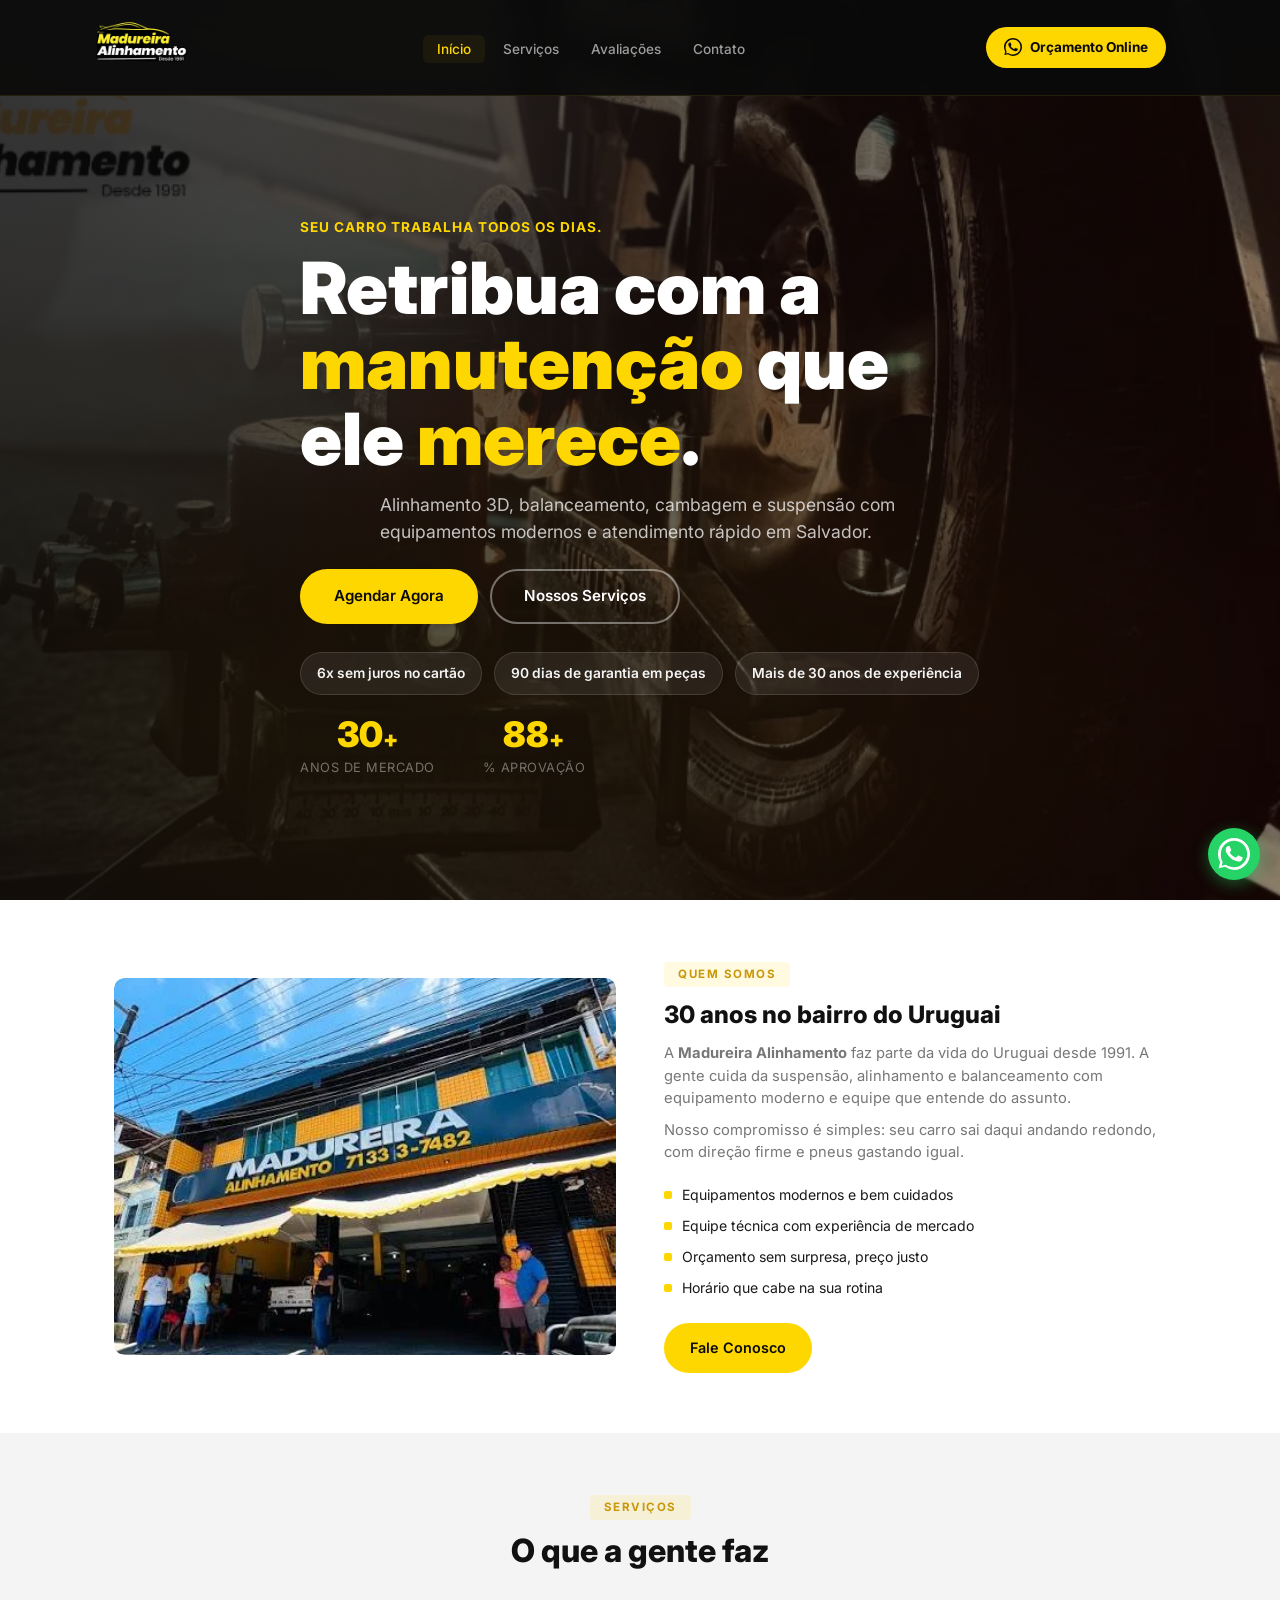
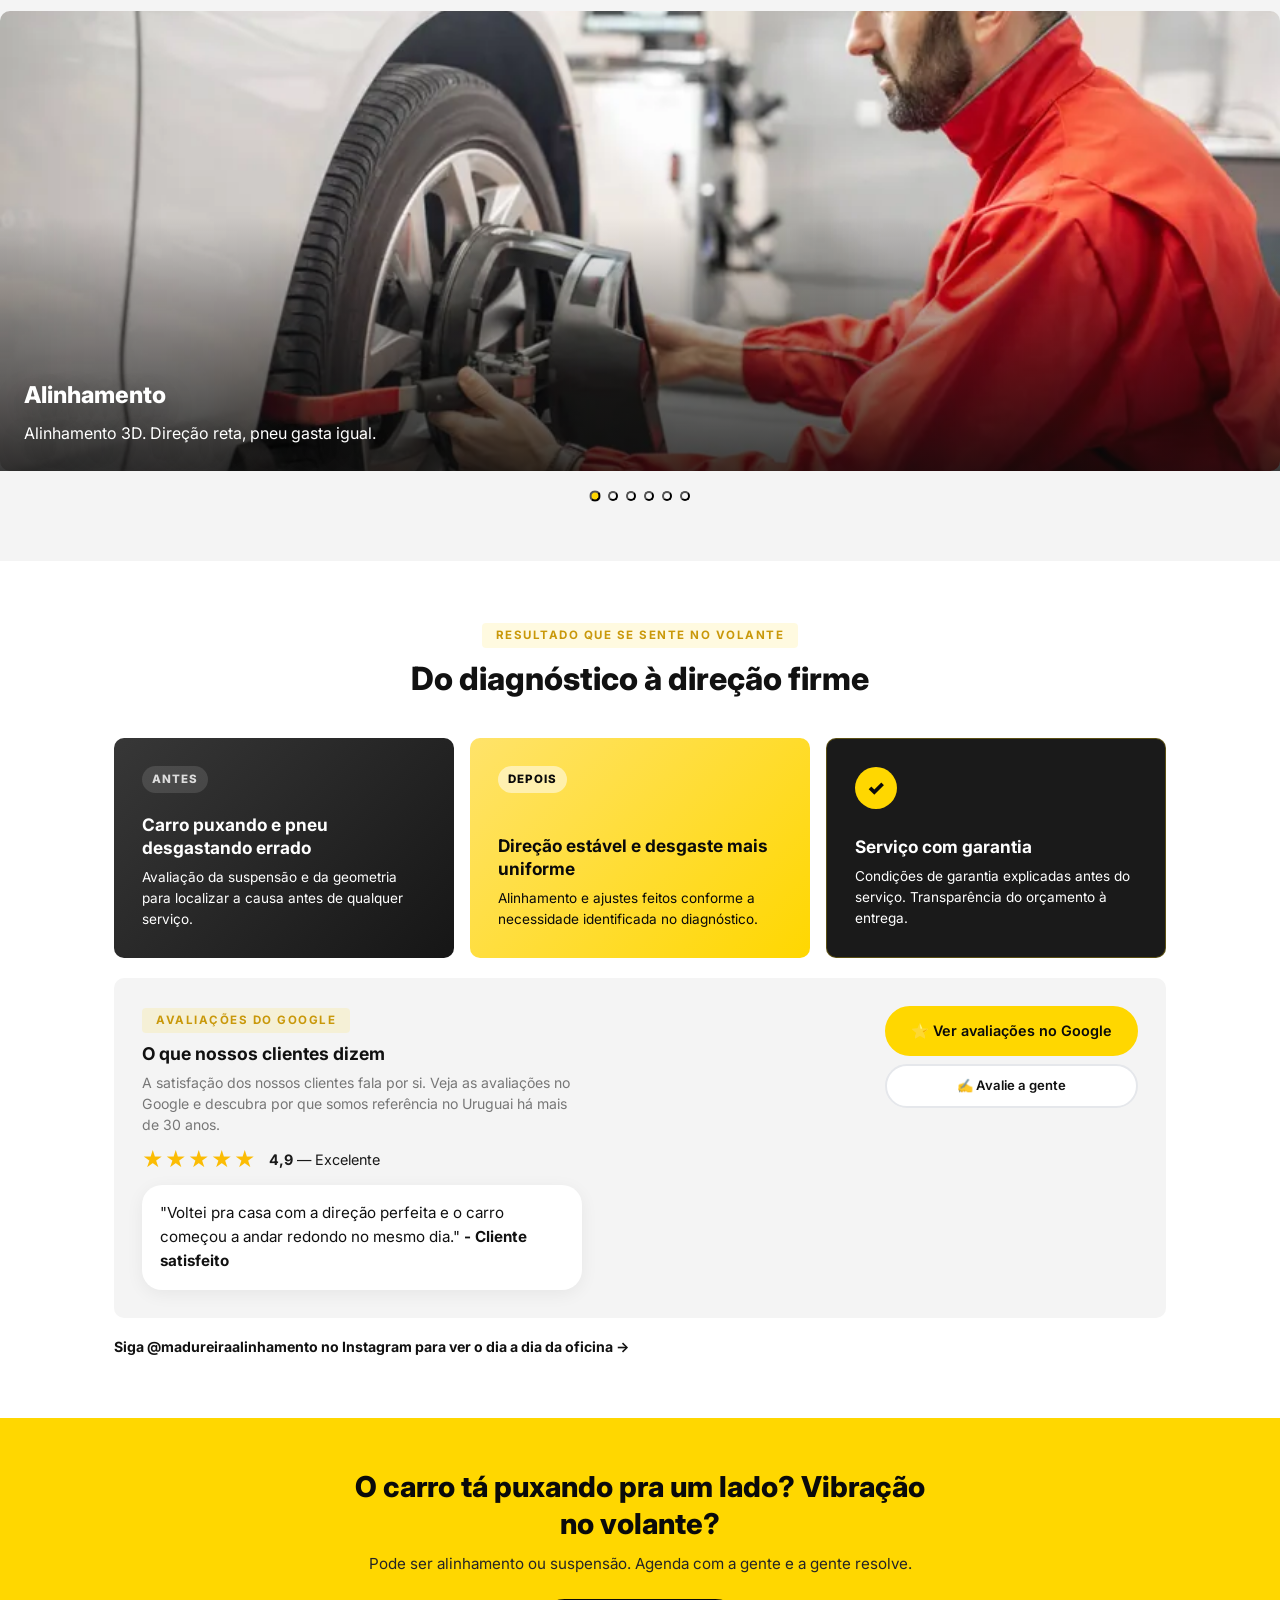
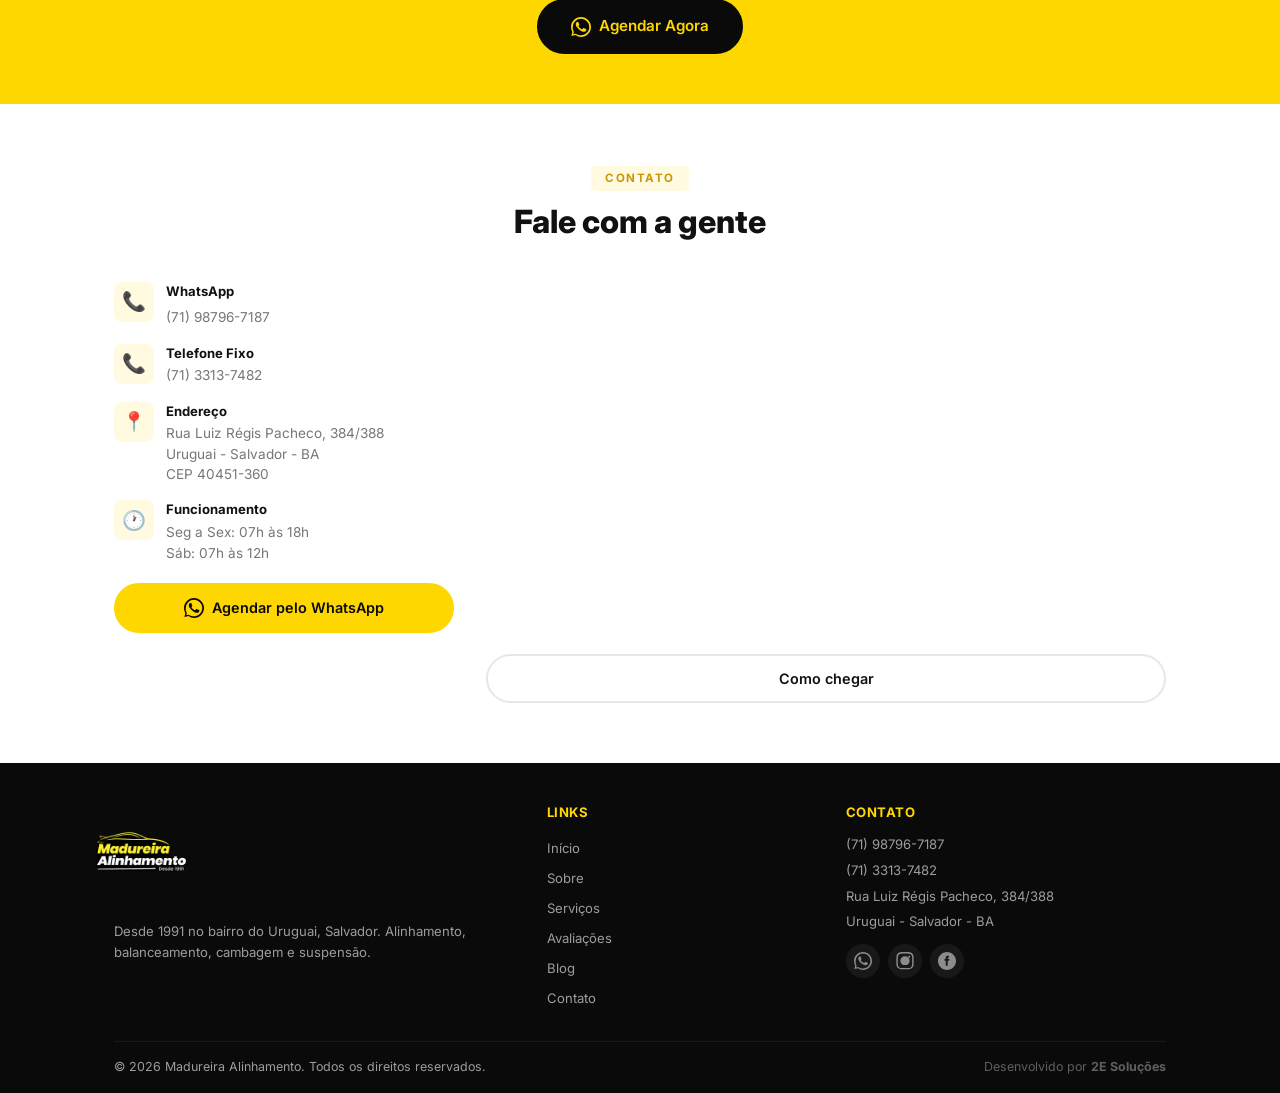
<file: index.html>
<!DOCTYPE html>
<html lang="pt-BR">
<head>
  <meta charset="UTF-8">
  <meta name="viewport" content="width=device-width, initial-scale=1.0">
  <title>Alinhamento e Balanceamento no Uruguai, Salvador | Madureira Alinhamento</title>
  <meta name="description" content="Alinhamento e balanceamento no Uruguai, Salvador. Madureira Alinhamento: alinhamento 3D, cambagem e suspensão. Agende pelo WhatsApp.">
  <meta name="keywords" content="alinhamento Salvador, alinhamento Uruguai Salvador, balanceamento Salvador, cambagem Salvador, suspensão Salvador">
  <link rel="preconnect" href="https://fonts.googleapis.com">
  <link rel="preconnect" href="https://fonts.gstatic.com" crossorigin>
  <link href="https://fonts.googleapis.com/css2?family=Inter:wght@400;500;600;700;800;900&display=swap" rel="stylesheet">
  <link rel="canonical" href="https://madureiraalinhamento.com.br/">
  <link rel="icon" type="image/png" sizes="32x32" href="img/favicon-32.png">
  <link rel="icon" type="image/png" sizes="16x16" href="img/favicon-16.png">
  <link rel="shortcut icon" href="img/favicon-32.png">
  <meta name="robots" content="index, follow">
  <meta name="geo.region" content="BR-BA">
  <meta name="geo.placename" content="Salvador">
  <meta property="og:type" content="website">
  <meta property="og:title" content="Madureira Alinhamento | Uruguai, Salvador">
  <meta property="og:description" content="Alinhamento, balanceamento e suspensão em Salvador. Agende pelo WhatsApp.">
  <link rel="stylesheet" href="css/style.css">
  <script type="application/ld+json">
  {"@context":"https://schema.org","@type":"AutoRepair","name":"Madureira Alinhamento","telephone":"+55-71-98796-7187","address":{"@type":"PostalAddress","streetAddress":"Rua Luiz Régis Pacheco, 384/388 - Uruguai","addressLocality":"Salvador","addressRegion":"BA","postalCode":"40451-360","addressCountry":"BR"},"geo":{"@type":"GeoCoordinates","latitude":-12.979891,"longitude":-38.476544},"areaServed":"Salvador, BA","priceRange":"$$","sameAs":["https://instagram.com/madureiraalinhamento"]}
  </script>
</head>
<body>
  <!-- WHATSAPP FLUTUANTE -->
  <a href="https://wa.me/5571987967187?text=Ol%C3%A1!%20Vim%20pelo%20site%20e%20gostaria%20de%20agendar%20um%20servi%C3%A7o." class="whatsapp-float lead-link" data-lead-source="floating-whatsapp" target="_blank" rel="noopener" aria-label="Fale conosco pelo WhatsApp">
    <svg width="32" height="32" viewBox="0 0 32 32" fill="none"><path d="M16 0C7.164 0 0 7.164 0 16c0 2.84.743 5.602 2.156 8.04L.636 30.364l6.564-1.684A15.928 15.928 0 0016 32c8.836 0 16-7.164 16-16S24.836 0 16 0zm0 29.2c-2.784 0-5.496-.756-7.864-2.18l-.564-.336-3.896 1 .988-3.692-.368-.588A13.138 13.138 0 012.8 16 13.204 13.204 0 0116 2.8c7.272 0 13.2 5.928 13.2 13.2 0 7.272-5.928 13.2-13.2 13.2zm7.336-10.32c-.404-.2-2.388-1.176-2.756-1.308-.372-.136-.64-.2-.912.2-.272.4-1.052 1.308-1.292 1.576-.236.268-.476.3-.88.1-.404-.2-1.704-.628-3.248-2.004-1.2-1.068-2.008-2.388-2.244-2.792-.236-.404-.024-.624.18-.824.18-.18.404-.472.604-.708.204-.236.268-.404.404-.672.132-.268.068-.504-.032-.704-.104-.2-.912-2.196-1.252-3.008-.328-.788-.664-.652-.912-.664l-.776-.012c-.272 0-.712.1-1.084.504-.372.404-1.424 1.392-1.424 3.396 0 2.004 1.46 3.94 1.66 4.212.204.272 2.868 4.38 6.944 6.144 2.956 1.276 4.124 1.368 4.876 1.284.828-.092 2.676-1.092 3.052-2.148.376-1.056.376-1.96.268-2.148-.108-.188-.404-.3-.808-.496z" fill="currentColor"/></svg>
    <span>WhatsApp</span>
  </a>

  <!-- HEADER -->
  <header class="header" id="header">
    <div class="container header-container">
      <a href="#" class="logo">
        <img src="img/logo.webp" alt="Madureira Alinhamento" class="logo-img" width="280" height="76" />
      </a>
      <nav class="nav" id="navMenu">
        <ul class="nav-list">
          <li><a href="#hero" class="nav-link active">Início</a></li>
          <li><a href="#services" class="nav-link">Serviços</a></li>
          <li><a href="#reviews" class="nav-link">Avaliações</a></li>
          <li><a href="#contact" class="nav-link">Contato</a></li>
        </ul>
      </nav>
      <a href="https://wa.me/5571987967187?text=Ol%C3%A1!%20Vim%20pelo%20site%20e%20gostaria%20de%20agendar%20um%20servi%C3%A7o." target="_blank" rel="noopener" class="btn-header-whatsapp">
        <svg width="18" height="18" viewBox="0 0 32 32" fill="none"><path d="M16 0C7.164 0 0 7.164 0 16c0 2.84.743 5.602 2.156 8.04L.636 30.364l6.564-1.684A15.928 15.928 0 0016 32c8.836 0 16-7.164 16-16S24.836 0 16 0zm0 29.2c-2.784 0-5.496-.756-7.864-2.18l-.564-.336-3.896 1 .988-3.692-.368-.588A13.138 13.138 0 012.8 16 13.204 13.204 0 0116 2.8c7.272 0 13.2 5.928 13.2 13.2 0 7.272-5.928 13.2-13.2 13.2zm7.336-10.32c-.404-.2-2.388-1.176-2.756-1.308-.372-.136-.64-.2-.912.2-.272.4-1.052 1.308-1.292 1.576-.236.268-.476.3-.88.1-.404-.2-1.704-.628-3.248-2.004-1.2-1.068-2.008-2.388-2.244-2.792-.236-.404-.024-.624.18-.824.18-.18.404-.472.604-.708.204-.236.268-.404.404-.672.132-.268.068-.504-.032-.704-.104-.2-.912-2.196-1.252-3.008-.328-.788-.664-.652-.912-.664l-.776-.012c-.272 0-.712.1-1.084.504-.372.404-1.424 1.392-1.424 3.396 0 2.004 1.46 3.94 1.66 4.212.204.272 2.868 4.38 6.944 6.144 2.956 1.276 4.124 1.368 4.876 1.284.828-.092 2.676-1.092 3.052-2.148.376-1.056.376-1.96.268-2.148-.108-.188-.404-.3-.808-.496z" fill="currentColor"/></svg>
        Orçamento Online
      </a>
      <button class="menu-toggle" id="menuToggle" aria-label="Abrir menu">
        <span></span><span></span><span></span>
      </button>
    </div>
  </header>

  <!-- HERO -->
  <section class="hero" id="hero">
    <div class="hero-overlay"></div>
    <div class="container hero-content">
      <p class="hero-eyebrow">Seu carro trabalha todos os dias.</p>
      <h1 class="hero-title">Retribua com a <span>manutenção</span> que ele <span>merece</span>.</h1>
      <p class="hero-subtitle">Alinhamento 3D, balanceamento, cambagem e suspensão com equipamentos modernos e atendimento rápido em Salvador.</p>
      <div class="hero-actions">
        <a href="https://wa.me/5571987967187?text=Ol%C3%A1!%20Vim%20pelo%20site%20e%20gostaria%20de%20agendar%20um%20servi%C3%A7o." target="_blank" rel="noopener" class="btn btn-primary btn-lg">
          Agendar Agora
        </a>
        <a href="#services" class="btn btn-outline btn-lg">Nossos Serviços</a>
      </div>
      <div class="hero-features">
        <div class="hero-feature">6x sem juros no cartão</div>
        <div class="hero-feature">90 dias de garantia em peças</div>
        <div class="hero-feature">Mais de 30 anos de experiência</div>
      </div>
      <div class="hero-stats">
        <div class="hero-stat">
          <span class="hero-stat-num" data-count="30">0</span>
          <span class="hero-stat-label">anos de mercado</span>
        </div>
        <div class="hero-stat">
          <span class="hero-stat-num" data-count="98">0</span>
          <span class="hero-stat-label">% aprovação</span>
        </div>
      </div>
    </div>
  </section>

  <!-- SOBRE -->
  <section class="about" id="about">
    <div class="container">
      <div class="about-grid">
        <div class="about-image">
          <div class="about-image-box">
            <img
              src="img/fachada.webp"
              alt="Fachada Madureira Alinhamento - Uruguai, Salvador"
              class="about-image-img"
              width="540" height="405"
              loading="lazy"
            />
          </div>
        </div>
        <div class="about-content">
          <span class="section-tag">Quem Somos</span>
          <h2 class="about-title">30 anos no bairro do Uruguai</h2>
          <p>A <strong>Madureira Alinhamento</strong> faz parte da vida do Uruguai desde 1991. A gente cuida da suspensão, alinhamento e balanceamento com equipamento moderno e equipe que entende do assunto.</p>
          <p>Nosso compromisso é simples: seu carro sai daqui andando redondo, com direção firme e pneus gastando igual.</p>
          <ul class="about-list">
            <li>Equipamentos modernos e bem cuidados</li>
            <li>Equipe técnica com experiência de mercado</li>
            <li>Orçamento sem surpresa, preço justo</li>
            <li>Horário que cabe na sua rotina</li>
          </ul>
          <a href="https://wa.me/5571987967187?text=Ol%C3%A1!%20Vim%20pelo%20site%20e%20gostaria%20de%20agendar%20um%20servi%C3%A7o." target="_blank" rel="noopener" class="btn btn-primary">Fale Conosco</a>
        </div>
      </div>
    </div>
  </section>

  <!-- SERVIÇOS -->
  <section class="services" id="services">
    <div class="container">
      <div class="section-header">
        <span class="section-tag">Serviços</span>
        <h2 class="section-title">O que a gente faz</h2>
      </div>
      <div class="services-carousel" aria-label="Carrossel de serviços">
        <div class="service-slider">
          <article class="service-slide active">
            <img src="img/alinhamento.webp" alt="Alinhamento" class="service-img" loading="lazy" width="400" height="267" />
            <div class="service-caption">
              <h3>Alinhamento</h3>
              <p>Alinhamento 3D. Direção reta, pneu gasta igual.</p>
            </div>
          </article>
          <article class="service-slide">
            <img src="img/balanceamento.webp" alt="Balanceamento" class="service-img" loading="lazy" width="400" height="267" />
            <div class="service-caption">
              <h3>Balanceamento</h3>
              <p>Digital de precisão. Acabou a vibração no volante.</p>
            </div>
          </article>
          <article class="service-slide">
            <img src="img/cambagem.webp" alt="Cambagem / Caster" class="service-img" loading="lazy" width="400" height="267" />
            <div class="service-caption">
              <h3>Cambagem / Caster</h3>
              <p>Geometria da suspensão ajustada. Carro firma nas curvas.</p>
            </div>
          </article>
          <article class="service-slide">
            <img src="img/suspensao.webp" alt="Suspensão" class="service-img" loading="lazy" width="400" height="267" />
            <div class="service-caption">
              <h3>Suspensão</h3>
              <p>Mola, amortecedor, bandeja, terminal. A gente resolve.</p>
            </div>
          </article>
          <article class="service-slide">
            <img src="img/troca.webp" alt="Troca de Pneus" class="service-img" loading="lazy" width="400" height="267" />
            <div class="service-caption">
              <h3>Troca de Pneus</h3>
              <p>Rodízio e montagem com cuidado, sem arranhar a roda.</p>
            </div>
          </article>
          <article class="service-slide">
            <img src="img/diagnostico.webp" alt="Diagnóstico" class="service-img" loading="lazy" width="400" height="267" />
            <div class="service-caption">
              <h3>Diagnóstico</h3>
              <p>Inspeção completa. Você sabe o que precisa antes de gastar.</p>
            </div>
          </article>
        </div>
      </div>
      <div class="services-dots" aria-hidden="true"></div>
    </div>
  </section>

  <!-- RESULTADOS, GARANTIA E AVALIACOES -->
  <section class="proof" id="reviews">
    <div class="container">
      <div class="section-header">
        <span class="section-tag">Resultado que se sente no volante</span>
        <h2 class="section-title">Do diagnóstico à direção firme</h2>
      </div>
      <div class="proof-grid">
        <article class="comparison-card before">
          <span class="comparison-label">Antes</span>
          <h3>Carro puxando e pneu desgastando errado</h3>
          <p>Avaliação da suspensão e da geometria para localizar a causa antes de qualquer serviço.</p>
        </article>
        <article class="comparison-card after">
          <span class="comparison-label">Depois</span>
          <h3>Direção estável e desgaste mais uniforme</h3>
          <p>Alinhamento e ajustes feitos conforme a necessidade identificada no diagnóstico.</p>
        </article>
        <aside class="guarantee-card">
          <span class="guarantee-icon">✓</span>
          <h3>Serviço com garantia</h3>
          <p>Condições de garantia explicadas antes do serviço. Transparência do orçamento à entrega.</p>
        </aside>
      </div>
      <div class="reviews-panel" id="avaliacoes">
        <div class="reviews-content">
          <span class="section-tag">Avaliações do Google</span>
          <h3>O que nossos clientes dizem</h3>
          <p class="reviews-desc">A satisfação dos nossos clientes fala por si. Veja as avaliações no Google e descubra por que somos referência no Uruguai há mais de 30 anos.</p>
          <!-- Estrelas de classificação -->
          <div class="reviews-rating">
            <div class="stars-container">
              <span class="star filled">★</span>
              <span class="star filled">★</span>
              <span class="star filled">★</span>
              <span class="star filled">★</span>
              <span class="star filled">★</span>
            </div>
            <span class="rating-text"><strong>4,9</strong> — Excelente</span>
          </div>
          <div class="review-testimonial">
            "Voltei pra casa com a direção perfeita e o carro começou a andar redondo no mesmo dia." <strong>- Cliente satisfeito</strong>
          </div>
        </div>
        <div class="reviews-actions">
          <a class="btn btn-primary lead-link" data-lead-source="google-reviews" target="_blank" rel="noopener" href="https://www.google.com/maps/search/?api=1&query=Madureira%20Alinhamento%20Rua%20Luiz%20R%C3%A9gis%20Pacheco%20384%20Salvador">
            <span class="review-btn-text">⭐ Ver avaliações no Google</span>
          </a>
          <a class="btn btn-review lead-link" data-lead-source="write-review" target="_blank" rel="noopener" href="https://www.google.com/maps/place/?q=Madureira+Alinhamento+Rua+Luiz+R%C3%A9gis+Pacheco+384+Salvador">
            ✍️ Avalie a gente
          </a>
        </div>
      </div>
      <a class="instagram-cta lead-link" data-lead-source="instagram" href="https://instagram.com/madureiraalinhamento" target="_blank" rel="noopener">Siga @madureiraalinhamento no Instagram para ver o dia a dia da oficina →</a>
    </div>
  </section>

  <!-- CTA -->
  <section class="cta-banner">
    <div class="container">
      <div class="cta-content">
        <h2>O carro tá puxando pra um lado? Vibração no volante?</h2>
        <p>Pode ser alinhamento ou suspensão. Agenda com a gente e a gente resolve.</p>
        <a href="https://wa.me/5571987967187?text=Ol%C3%A1!%20Quero%20agendar%20um%20servi%C3%A7o%20de%20alinhamento." target="_blank" rel="noopener" class="btn btn-white btn-lg">
          <svg width="20" height="20" viewBox="0 0 32 32" fill="none"><path d="M16 0C7.164 0 0 7.164 0 16c0 2.84.743 5.602 2.156 8.04L.636 30.364l6.564-1.684A15.928 15.928 0 0016 32c8.836 0 16-7.164 16-16S24.836 0 16 0zm0 29.2c-2.784 0-5.496-.756-7.864-2.18l-.564-.336-3.896 1 .988-3.692-.368-.588A13.138 13.138 0 012.8 16 13.204 13.204 0 0116 2.8c7.272 0 13.2 5.928 13.2 13.2 0 7.272-5.928 13.2-13.2 13.2zm7.336-10.32c-.404-.2-2.388-1.176-2.756-1.308-.372-.136-.64-.2-.912.2-.272.4-1.052 1.308-1.292 1.576-.236.268-.476.3-.88.1-.404-.2-1.704-.628-3.248-2.004-1.2-1.068-2.008-2.388-2.244-2.792-.236-.404-.024-.624.18-.824.18-.18.404-.472.604-.708.204-.236.268-.404.404-.672.132-.268.068-.504-.032-.704-.104-.2-.912-2.196-1.252-3.008-.328-.788-.664-.652-.912-.664l-.776-.012c-.272 0-.712.1-1.084.504-.372.404-1.424 1.392-1.424 3.396 0 2.004 1.46 3.94 1.66 4.212.204.272 2.868 4.38 6.944 6.144 2.956 1.276 4.124 1.368 4.876 1.284.828-.092 2.676-1.092 3.052-2.148.376-1.056.376-1.96.268-2.148-.108-.188-.404-.3-.808-.496z" fill="currentColor"/></svg>
          Agendar Agora
        </a>
      </div>
    </div>
  </section>

  <!-- CONTATO + MAPA -->
  <section class="contact" id="contact">
    <div class="container">
      <div class="section-header">
        <span class="section-tag">Contato</span>
        <h2 class="section-title">Fale com a gente</h2>
      </div>
      <div class="contact-layout">
        <!-- Infos à esquerda, compactas -->
        <div class="contact-info">
          <div class="contact-item">
            <div class="contact-icon">📞</div>
            <div>
              <h4>WhatsApp</h4>
              <a href="https://wa.me/5571987967187" target="_blank" rel="noopener">(71) 98796-7187</a>
            </div>
          </div>
          <div class="contact-item">
            <div class="contact-icon">📞</div>
            <div>
              <h4>Telefone Fixo</h4>
              <p>(71) 3313-7482</p>
            </div>
          </div>
          <div class="contact-item">
            <div class="contact-icon">📍</div>
            <div>
              <h4>Endereço</h4>
              <p>Rua Luiz Régis Pacheco, 384/388<br>Uruguai - Salvador - BA<br>CEP 40451-360</p>
            </div>
          </div>
          <div class="contact-item">
            <div class="contact-icon">🕐</div>
            <div>
              <h4>Funcionamento</h4>
              <p>Seg a Sex: 07h às 18h<br>Sáb: 07h às 12h</p>
            </div>
          </div>
          <a href="https://wa.me/5571987967187?text=Ol%C3%A1!%20Vim%20pelo%20site%20e%20gostaria%20de%20agendar%20um%20servi%C3%A7o." target="_blank" rel="noopener" class="btn btn-primary btn-block lead-link" data-lead-source="contact">
            <svg width="20" height="20" viewBox="0 0 32 32" fill="none"><path d="M16 0C7.164 0 0 7.164 0 16c0 2.84.743 5.602 2.156 8.04L.636 30.364l6.564-1.684A15.928 15.928 0 0016 32c8.836 0 16-7.164 16-16S24.836 0 16 0zm0 29.2c-2.784 0-5.496-.756-7.864-2.18l-.564-.336-3.896 1 .988-3.692-.368-.588A13.138 13.138 0 012.8 16 13.204 13.204 0 0116 2.8c7.272 0 13.2 5.928 13.2 13.2 0 7.272-5.928 13.2-13.2 13.2zm7.336-10.32c-.404-.2-2.388-1.176-2.756-1.308-.372-.136-.64-.2-.912.2-.272.4-1.052 1.308-1.292 1.576-.236.268-.476.3-.88.1-.404-.2-1.704-.628-3.248-2.004-1.2-1.068-2.008-2.388-2.244-2.792-.236-.404-.024-.624.18-.824.18-.18.404-.472.604-.708.204-.236.268-.404.404-.672.132-.268.068-.504-.032-.704-.104-.2-.912-2.196-1.252-3.008-.328-.788-.664-.652-.912-.664l-.776-.012c-.272 0-.712.1-1.084.504-.372.404-1.424 1.392-1.424 3.396 0 2.004 1.46 3.94 1.66 4.212.204.272 2.868 4.38 6.944 6.144 2.956 1.276 4.124 1.368 4.876 1.284.828-.092 2.676-1.092 3.052-2.148.376-1.056.376-1.96.268-2.148-.108-.188-.404-.3-.808-.496z" fill="currentColor"/></svg>
            Agendar pelo WhatsApp
          </a>
        </div>
        <!-- Mapa ocupando mais espaço -->
        <div class="contact-map">
          <div class="map-placeholder">
            <iframe
              src="https://www.google.com/maps/embed?pb=!1m18!1m12!1m3!1d3887.418808540834!2d-38.476544!3d-12.979891!2m3!1f0!2f0!3f0!3m2!1i1024!2i768!4f13.1!3m3!1m2!1s0x7161b0b5c5c5c5c5%3A0x5c5c5c5c5c5c5c5c!2sRua%20Luiz%20R%C3%A9gis%20Pacheco%2C%20384%20-%20Uruguai%2C%20Salvador%20-%20BA%2C%2040451-360!5e0!3m2!1spt-BR!2sbr!4v1"
              width="100%" height="100%" style="border:0; border-radius: 12px;" allowfullscreen="" loading="lazy"
              referrerpolicy="no-referrer-when-downgrade"
              title="Localização Madureira Alinhamento">
            </iframe>
          </div>
          <a class="btn btn-map lead-link" data-lead-source="directions" target="_blank" rel="noopener" href="https://www.google.com/maps/dir/?api=1&destination=Rua%20Luiz%20R%C3%A9gis%20Pacheco%2C%20384%2C%20Uruguai%2C%20Salvador%20-%20BA">Como chegar</a>
        </div>
      </div>
    </div>
  </section>

  <!-- FOOTER -->
  <footer class="footer">
    <div class="container">
      <div class="footer-top">
        <div class="footer-brand">
          <a href="#" class="logo">
            <img src="img/logo.webp" alt="Madureira Alinhamento" class="logo-img" width="280" height="76" />
          </a>
          <p style="margin-top: 8px;">Desde 1991 no bairro do Uruguai, Salvador. Alinhamento, balanceamento, cambagem e suspensão.</p>
        </div>
        <div class="footer-links">
          <h4>Links</h4>
          <ul>
            <li><a href="#hero">Início</a></li>
            <li><a href="#about">Sobre</a></li>
            <li><a href="#services">Serviços</a></li>
            <li><a href="#reviews">Avaliações</a></li>
            <li><a href="blog/">Blog</a></li>
            <li><a href="#contact">Contato</a></li>
          </ul>
        </div>
        <div class="footer-contact">
          <h4>Contato</h4>
          <ul>
            <li><a href="https://wa.me/5571987967187">(71) 98796-7187</a></li>
            <li>(71) 3313-7482</li>
            <li>Rua Luiz Régis Pacheco, 384/388</li>
            <li>Uruguai - Salvador - BA</li>
          </ul>
          <div class="footer-social">
            <a href="https://wa.me/5571987967187" target="_blank" rel="noopener" aria-label="WhatsApp">
              <svg width="18" height="18" viewBox="0 0 32 32" fill="none"><path d="M16 0C7.164 0 0 7.164 0 16c0 2.84.743 5.602 2.156 8.04L.636 30.364l6.564-1.684A15.928 15.928 0 0016 32c8.836 0 16-7.164 16-16S24.836 0 16 0zm0 29.2c-2.784 0-5.496-.756-7.864-2.18l-.564-.336-3.896 1 .988-3.692-.368-.588A13.138 13.138 0 012.8 16 13.204 13.204 0 0116 2.8c7.272 0 13.2 5.928 13.2 13.2 0 7.272-5.928 13.2-13.2 13.2zm7.336-10.32c-.404-.2-2.388-1.176-2.756-1.308-.372-.136-.64-.2-.912.2-.272.4-1.052 1.308-1.292 1.576-.236.268-.476.3-.88.1-.404-.2-1.704-.628-3.248-2.004-1.2-1.068-2.008-2.388-2.244-2.792-.236-.404-.024-.624.18-.824.18-.18.404-.472.604-.708.204-.236.268-.404.404-.672.132-.268.068-.504-.032-.704-.104-.2-.912-2.196-1.252-3.008-.328-.788-.664-.652-.912-.664l-.776-.012c-.272 0-.712.1-1.084.504-.372.404-1.424 1.392-1.424 3.396 0 2.004 1.46 3.94 1.66 4.212.204.272 2.868 4.38 6.944 6.144 2.956 1.276 4.124 1.368 4.876 1.284.828-.092 2.676-1.092 3.052-2.148.376-1.056.376-1.96.268-2.148-.108-.188-.404-.3-.808-.496z" fill="currentColor"/></svg>
            </a>
            <a href="https://instagram.com/madureiraalinhamento" target="_blank" rel="noopener" aria-label="Instagram">
              <svg width="18" height="18" viewBox="0 0 32 32" fill="none"><path d="M16 2.88c4.16 0 4.64.016 6.288.092 1.52.07 2.344.324 2.892.536.728.282 1.248.62 1.796 1.168.548.548.886 1.068 1.168 1.796.212.548.466 1.372.536 2.892.076 1.648.092 2.128.092 6.288 0 4.16-.016 4.64-.092 6.288-.07 1.52-.324 2.344-.536 2.892-.282.728-.62 1.248-1.168 1.796-.548.548-1.068.886-1.796 1.168-.548.212-1.372.466-2.892.536-1.648.076-2.128.092-6.288.092-4.16 0-4.64-.016-6.288-.092-1.52-.07-2.344-.324-2.892-.536-.728-.282-1.248-.62-1.796-1.168-.548-.548-.886-1.068-1.168-1.796-.212-.548-.466-1.372-.536-2.892-.076-1.648-.092-2.128-.092-6.288 0-4.16.016-4.64.092-6.288.07-1.52.324-2.344.536-2.892.282-.728.62-1.248 1.168-1.796.548-.548 1.068-.886 1.796-1.168.548-.212 1.372-.466 2.892-.536 1.648-.076 2.128-.092 6.288-.092zM16 0c-4.228 0-4.756.02-6.416.096-1.656.076-2.788.34-3.78.724-.952.37-1.8.896-2.624 1.72C2.356 3.364 1.83 4.212 1.46 5.164c-.384.992-.648 2.124-.724 3.78C.66 10.604.64 11.132.64 15.36c0 4.228.02 4.756.096 6.416.076 1.656.34 2.788.724 3.78.37.952.896 1.8 1.72 2.624.824.824 1.672 1.35 2.624 1.72.992.384 2.124.648 3.78.724 1.656.076 2.184.096 6.416.096 4.228 0 4.756-.02 6.416-.096 1.656-.076 2.788-.34 3.78-.724.952-.37 1.8-.896 2.624-1.72.824-.824 1.35-1.672 1.72-2.624.384-.992.648-2.124.724-3.78.076-1.656.096-2.184.096-6.416 0-4.228-.02-4.756-.096-6.416-.076-1.656-.34-2.788-.724-3.78-.37-.952-.896-1.8-1.72-2.624-.824-.824-1.672-1.35-2.624-1.72-.992-.384-2.124-.648-3.78-.724C20.756.02 20.228 0 16 0z" fill="currentColor"/><path d="M16 7.78A7.78 7.78 0 1016 23.3 7.78 7.78 0 1016 7.78zM16 20.5A4.5 4.5 0 1016 11.5 4.5 4.5 0 1016 20.5z" fill="currentColor"/><circle cx="23.52" cy="8.48" r="1.82" fill="currentColor"/></svg>
            </a>
            <a href="https://www.facebook.com/madureiraalinhamento" target="_blank" rel="noopener" aria-label="Facebook">
              <svg width="18" height="18" viewBox="0 0 32 32" fill="none"><path d="M16 0C7.164 0 0 7.164 0 16c0 8.836 7.164 16 16 16s16-7.164 16-16c0-8.836-7.164-16-16-16zm4.344 9.6h-2.116c-.756 0-.928.364-.928 1.196v1.604h2.916l-.384 2.944h-2.532v9.256h-3.536V15.344h-2.272v-2.944h2.272v-2.272c0-1.888.832-3.528 3.384-3.528h2.196v3z" fill="currentColor"/></svg>
            </a>
          </div>
        </div>
      </div>
      <div class="footer-bottom">
        <p>&copy; 2026 Madureira Alinhamento. Todos os direitos reservados.</p>
        <p class="footer-credits">Desenvolvido por <strong>2E Soluções</strong></p>
      </div>
    </div>
  </footer>

  <script src="js/script.js"></script>
</body>
</html>
</file>
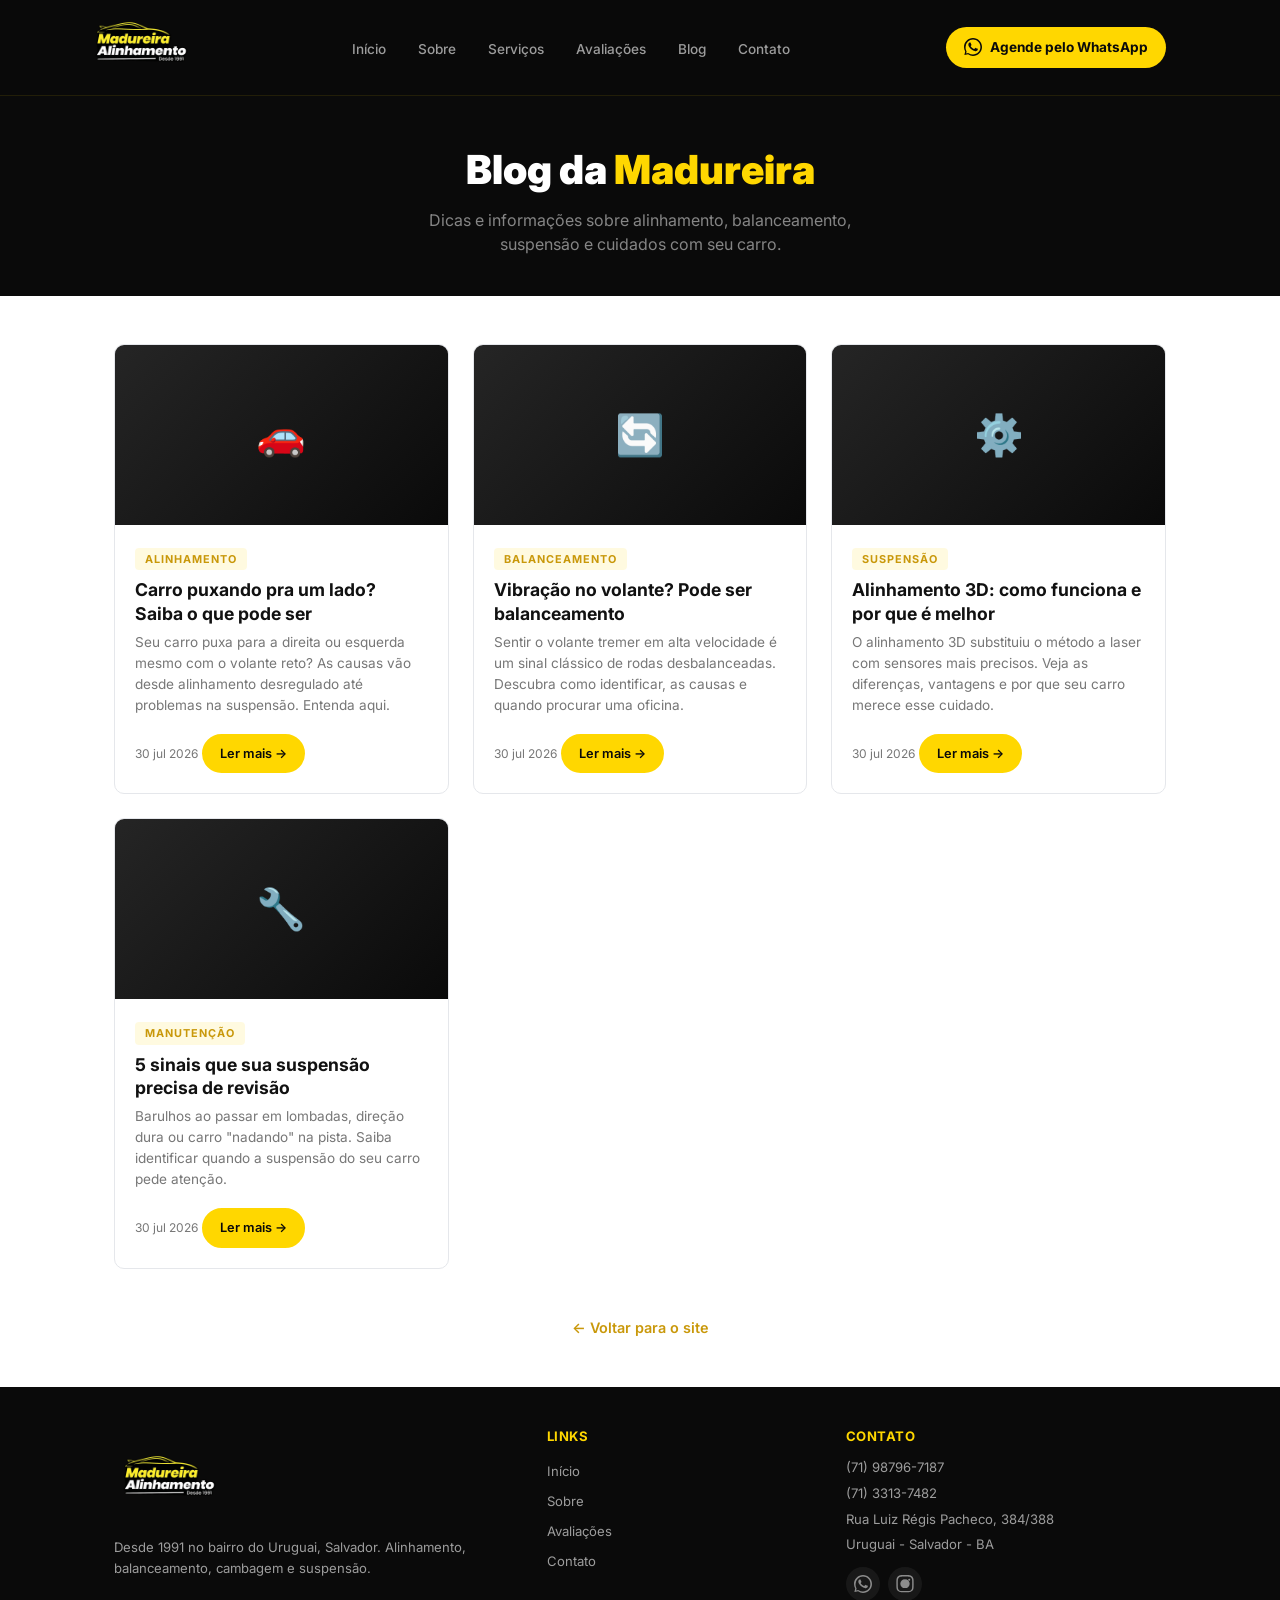
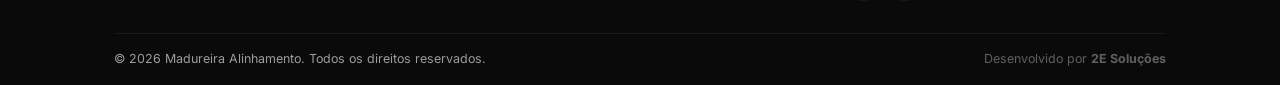
<file: blog/index.html>
<!DOCTYPE html>
<html lang="pt-BR">
<head>
  <meta charset="UTF-8">
  <meta name="viewport" content="width=device-width, initial-scale=1.0">
  <title>Blog | Madureira Alinhamento — Cuidados com seu carro</title>
  <meta name="description" content="Dicas sobre alinhamento, balanceamento, suspensão e cuidados automotivos. Aprenda a identificar problemas e manter seu carro seguro.">
  <link rel="canonical" href="https://madureiraalinhamento.com.br/blog/">
  <link rel="icon" type="image/png" sizes="32x32" href="../img/favicon-32.png">
  <link rel="icon" type="image/png" sizes="16x16" href="../img/favicon-16.png">
  <link rel="shortcut icon" href="../img/favicon-32.png">
  <meta name="robots" content="index, follow">
  <meta property="og:type" content="website">
  <meta property="og:title" content="Blog | Madureira Alinhamento">
  <meta property="og:description" content="Dicas sobre alinhamento, balanceamento, suspensão e cuidados automotivos.">
  <link rel="preconnect" href="https://fonts.googleapis.com">
  <link rel="preconnect" href="https://fonts.gstatic.com" crossorigin>
  <link href="https://fonts.googleapis.com/css2?family=Inter:wght@400;500;600;700;800;900&display=swap" rel="stylesheet">
  <link rel="stylesheet" href="../css/style.css">
  <style>
    .blog-header { padding: 140px 0 40px; background: var(--black); text-align: center; }
    .blog-header h1 { color: var(--white); font-size: clamp(1.8rem, 4vw, 2.5rem); font-weight: 900; margin-bottom: 8px; }
    .blog-header h1 span { color: var(--primary); }
    .blog-header p { color: rgba(255,255,255,.5); max-width: 500px; margin: 0 auto; }
    .blog-list { padding: 48px 0; background: var(--white); }
    .blog-grid { display: grid; grid-template-columns: repeat(auto-fill, minmax(320px, 1fr)); gap: 24px; }
    .blog-card {
      border-radius: var(--radius);
      overflow: hidden;
      border: 1px solid var(--gray-light);
      transition: all var(--transition);
      background: var(--white);
    }
    .blog-card:hover { transform: translateY(-4px); box-shadow: 0 12px 32px rgba(0,0,0,.07); }
    .blog-card-img {
      width: 100%;
      height: 180px;
      object-fit: cover;
      background: linear-gradient(135deg, var(--dark-3), var(--black));
      display: flex;
      align-items: center;
      justify-content: center;
      font-size: 2.5rem;
    }
    .blog-card-body { padding: 20px; }
    .blog-card-tag {
      display: inline-block;
      font-size: .68rem;
      font-weight: 700;
      text-transform: uppercase;
      letter-spacing: 1px;
      color: var(--primary-darker);
      background: rgba(255,215,0,.12);
      padding: 3px 10px;
      border-radius: 4px;
      margin-bottom: 8px;
    }
    .blog-card h2 { font-size: 1.1rem; font-weight: 700; line-height: 1.35; margin-bottom: 6px; }
    .blog-card h2 a { color: var(--dark); }
    .blog-card h2 a:hover { color: var(--primary-darker); }
    .blog-card p { font-size: .85rem; color: var(--gray); line-height: 1.55; margin-bottom: 12px; }
    .blog-card-date { font-size: .75rem; color: var(--gray); }
    .blog-card .btn-sm { margin-top: 6px; }
    .back-link { display: inline-block; margin-top: 28px; font-weight: 600; font-size: .9rem; color: var(--primary-darker); }
    @media (max-width: 768px) {
      .blog-header { padding: 80px 0 28px; }
      .blog-grid { grid-template-columns: 1fr; }
    }
  </style>
</head>
<body>

  <!-- HEADER (mesmo do site) -->
  <header class="header" id="header">
    <div class="container header-container">
      <a href="../" class="logo">
        <img src="../img/logo.webp" alt="Madureira Alinhamento" class="logo-img" width="280" height="76" />
      </a>
      <nav class="nav" id="navMenu">
        <ul class="nav-list">
          <li><a href="../#hero" class="nav-link">Início</a></li>
          <li><a href="../#about" class="nav-link">Sobre</a></li>
          <li><a href="../#services" class="nav-link">Serviços</a></li>
          <li><a href="../#reviews" class="nav-link">Avaliações</a></li>
          <li><a href="./" class="nav-link active">Blog</a></li>
          <li><a href="../#contact" class="nav-link">Contato</a></li>
        </ul>
      </nav>
      <a href="https://wa.me/5571987967187?text=Ol%C3%A1!%20Vim%20pelo%20blog%20e%20gostaria%20de%20agendar%20um%20servi%C3%A7o." target="_blank" rel="noopener" class="btn-header-whatsapp">
        <svg width="18" height="18" viewBox="0 0 32 32" fill="none"><path d="M16 0C7.164 0 0 7.164 0 16c0 2.84.743 5.602 2.156 8.04L.636 30.364l6.564-1.684A15.928 15.928 0 0016 32c8.836 0 16-7.164 16-16S24.836 0 16 0zm0 29.2c-2.784 0-5.496-.756-7.864-2.18l-.564-.336-3.896 1 .988-3.692-.368-.588A13.138 13.138 0 012.8 16 13.204 13.204 0 0116 2.8c7.272 0 13.2 5.928 13.2 13.2 0 7.272-5.928 13.2-13.2 13.2zm7.336-10.32c-.404-.2-2.388-1.176-2.756-1.308-.372-.136-.64-.2-.912.2-.272.4-1.052 1.308-1.292 1.576-.236.268-.476.3-.88.1-.404-.2-1.704-.628-3.248-2.004-1.2-1.068-2.008-2.388-2.244-2.792-.236-.404-.024-.624.18-.824.18-.18.404-.472.604-.708.204-.236.268-.404.404-.672.132-.268.068-.504-.032-.704-.104-.2-.912-2.196-1.252-3.008-.328-.788-.664-.652-.912-.664l-.776-.012c-.272 0-.712.1-1.084.504-.372.404-1.424 1.392-1.424 3.396 0 2.004 1.46 3.94 1.66 4.212.204.272 2.868 4.38 6.944 6.144 2.956 1.276 4.124 1.368 4.876 1.284.828-.092 2.676-1.092 3.052-2.148.376-1.056.376-1.96.268-2.148-.108-.188-.404-.3-.808-.496z" fill="currentColor"/></svg>
        Agende pelo WhatsApp
      </a>
      <button class="menu-toggle" id="menuToggle" aria-label="Abrir menu">
        <span></span><span></span><span></span>
      </button>
    </div>
  </header>

  <!-- BLOG HEADER -->
  <section class="blog-header">
    <div class="container">
      <h1>Blog da <span>Madureira</span></h1>
      <p>Dicas e informações sobre alinhamento, balanceamento, suspensão e cuidados com seu carro.</p>
    </div>
  </section>

  <!-- ARTIGOS -->
  <section class="blog-list">
    <div class="container">
      <div class="blog-grid">

        <!-- Artigo 1 -->
        <article class="blog-card">
          <div class="blog-card-img">🚗</div>
          <div class="blog-card-body">
            <span class="blog-card-tag">Alinhamento</span>
            <h2><a href="carro-puxando.html">Carro puxando pra um lado? Saiba o que pode ser</a></h2>
            <p>Seu carro puxa para a direita ou esquerda mesmo com o volante reto? As causas vão desde alinhamento desregulado até problemas na suspensão. Entenda aqui.</p>
            <span class="blog-card-date">30 jul 2026</span>
            <a class="btn btn-sm btn-primary" href="carro-puxando.html">Ler mais →</a>
          </div>
        </article>

        <!-- Artigo 2 -->
        <article class="blog-card">
          <div class="blog-card-img">🔄</div>
          <div class="blog-card-body">
            <span class="blog-card-tag">Balanceamento</span>
            <h2><a href="vibracao-volante.html">Vibração no volante? Pode ser balanceamento</a></h2>
            <p>Sentir o volante tremer em alta velocidade é um sinal clássico de rodas desbalanceadas. Descubra como identificar, as causas e quando procurar uma oficina.</p>
            <span class="blog-card-date">30 jul 2026</span>
            <a class="btn btn-sm btn-primary" href="vibracao-volante.html">Ler mais →</a>
          </div>
        </article>

        <!-- Artigo 3 -->
        <article class="blog-card">
          <div class="blog-card-img">⚙️</div>
          <div class="blog-card-body">
            <span class="blog-card-tag">Suspensão</span>
            <h2><a href="alinhamento-3d.html">Alinhamento 3D: como funciona e por que é melhor</a></h2>
            <p>O alinhamento 3D substituiu o método a laser com sensores mais precisos. Veja as diferenças, vantagens e por que seu carro merece esse cuidado.</p>
            <span class="blog-card-date">30 jul 2026</span>
            <a class="btn btn-sm btn-primary" href="alinhamento-3d.html">Ler mais →</a>
          </div>
        </article>

        <!-- Artigo 4 -->
        <article class="blog-card">
          <div class="blog-card-img">🔧</div>
          <div class="blog-card-body">
            <span class="blog-card-tag">Manutenção</span>
            <h2><a href="cuidados-suspensao.html">5 sinais que sua suspensão precisa de revisão</a></h2>
            <p>Barulhos ao passar em lombadas, direção dura ou carro "nadando" na pista. Saiba identificar quando a suspensão do seu carro pede atenção.</p>
            <span class="blog-card-date">30 jul 2026</span>
            <a class="btn btn-sm btn-primary" href="cuidados-suspensao.html">Ler mais →</a>
          </div>
        </article>

      </div>
      <div style="text-align: center; margin-top: 20px;">
        <a class="back-link" href="../">← Voltar para o site</a>
      </div>
    </div>
  </section>

  <!-- FOOTER -->
  <footer class="footer">
    <div class="container">
      <div class="footer-top">
        <div class="footer-brand">
          <img src="../img/logo.webp" alt="Madureira Alinhamento" class="logo-img" width="280" height="76" />
          <p>Desde 1991 no bairro do Uruguai, Salvador. Alinhamento, balanceamento, cambagem e suspensão.</p>
        </div>
        <div class="footer-links">
          <h4>Links</h4>
          <ul>
            <li><a href="../#hero">Início</a></li>
            <li><a href="../#about">Sobre</a></li>
            <li><a href="../#reviews">Avaliações</a></li>
            <li><a href="../#contact">Contato</a></li>
          </ul>
        </div>
        <div class="footer-contact">
          <h4>Contato</h4>
          <ul>
            <li><a href="https://wa.me/5571987967187">(71) 98796-7187</a></li>
            <li>(71) 3313-7482</li>
            <li>Rua Luiz Régis Pacheco, 384/388</li>
            <li>Uruguai - Salvador - BA</li>
          </ul>
          <div class="footer-social">
            <a href="https://wa.me/5571987967187" target="_blank" rel="noopener" aria-label="WhatsApp">
              <svg width="18" height="18" viewBox="0 0 32 32" fill="none"><path d="M16 0C7.164 0 0 7.164 0 16c0 2.84.743 5.602 2.156 8.04L.636 30.364l6.564-1.684A15.928 15.928 0 0016 32c8.836 0 16-7.164 16-16S24.836 0 16 0zm0 29.2c-2.784 0-5.496-.756-7.864-2.18l-.564-.336-3.896 1 .988-3.692-.368-.588A13.138 13.138 0 012.8 16 13.204 13.204 0 0116 2.8c7.272 0 13.2 5.928 13.2 13.2 0 7.272-5.928 13.2-13.2 13.2zm7.336-10.32c-.404-.2-2.388-1.176-2.756-1.308-.372-.136-.64-.2-.912.2-.272.4-1.052 1.308-1.292 1.576-.236.268-.476.3-.88.1-.404-.2-1.704-.628-3.248-2.004-1.2-1.068-2.008-2.388-2.244-2.792-.236-.404-.024-.624.18-.824.18-.18.404-.472.604-.708.204-.236.268-.404.404-.672.132-.268.068-.504-.032-.704-.104-.2-.912-2.196-1.252-3.008-.328-.788-.664-.652-.912-.664l-.776-.012c-.272 0-.712.1-1.084.504-.372.404-1.424 1.392-1.424 3.396 0 2.004 1.46 3.94 1.66 4.212.204.272 2.868 4.38 6.944 6.144 2.956 1.276 4.124 1.368 4.876 1.284.828-.092 2.676-1.092 3.052-2.148.376-1.056.376-1.96.268-2.148-.108-.188-.404-.3-.808-.496z" fill="currentColor"/></svg>
            </a>
            <a href="https://instagram.com/madureiraalinhamento" target="_blank" rel="noopener" aria-label="Instagram">
              <svg width="18" height="18" viewBox="0 0 32 32" fill="none"><path d="M16 2.88c4.16 0 4.64.016 6.288.092 1.52.07 2.344.324 2.892.536.728.282 1.248.62 1.796 1.168.548.548.886 1.068 1.168 1.796.212.548.466 1.372.536 2.892.076 1.648.092 2.128.092 6.288 0 4.16-.016 4.64-.092 6.288-.07 1.52-.324 2.344-.536 2.892-.282.728-.62 1.248-1.168 1.796-.548.548-1.068.886-1.796 1.168-.548.212-1.372.466-2.892.536-1.648.076-2.128.092-6.288.092-4.16 0-4.64-.016-6.288-.092-1.52-.07-2.344-.324-2.892-.536-.728-.282-1.248-.62-1.796-1.168-.548-.548-.886-1.068-1.168-1.796-.212-.548-.466-1.372-.536-2.892-.076-1.648-.092-2.128-.092-6.288 0-4.16.016-4.64.092-6.288.07-1.52.324-2.344.536-2.892.282-.728.62-1.248 1.168-1.796.548-.548 1.068-.886 1.796-1.168.548-.212 1.372-.466 2.892-.536 1.648-.076 2.128-.092 6.288-.092zM16 0c-4.228 0-4.756.02-6.416.096-1.656.076-2.788.34-3.78.724-.952.37-1.8.896-2.624 1.72C2.356 3.364 1.83 4.212 1.46 5.164c-.384.992-.648 2.124-.724 3.78C.66 10.604.64 11.132.64 15.36c0 4.228.02 4.756.096 6.416.076 1.656.34 2.788.724 3.78.37.952.896 1.8 1.72 2.624.824.824 1.672 1.35 2.624 1.72.992.384 2.124.648 3.78.724 1.656.076 2.184.096 6.416.096 4.228 0 4.756-.02 6.416-.096 1.656-.076 2.788-.34 3.78-.724.952-.37 1.8-.896 2.624-1.72.824-.824 1.35-1.672 1.72-2.624.384-.992.648-2.124.724-3.78.076-1.656.096-2.184.096-6.416 0-4.228-.02-4.756-.096-6.416-.076-1.656-.34-2.788-.724-3.78-.37-.952-.896-1.8-1.72-2.624-.824-.824-1.672-1.35-2.624-1.72-.992-.384-2.124-.648-3.78-.724C20.756.02 20.228 0 16 0z" fill="currentColor"/><path d="M16 7.78A7.78 7.78 0 1016 23.3 7.78 7.78 0 1016 7.78zM16 20.5A4.5 4.5 0 1016 11.5 4.5 4.5 0 1016 20.5z" fill="currentColor"/><circle cx="23.52" cy="8.48" r="1.82" fill="currentColor"/></svg>
            </a>
          </div>
        </div>
      </div>
      <div class="footer-bottom">
        <p>&copy; 2026 Madureira Alinhamento. Todos os direitos reservados.</p>
        <p class="footer-credits">Desenvolvido por <strong>2E Soluções</strong></p>
      </div>
    </div>
  </footer>

  <script src="../js/script.js"></script>
</body>
</html>
</file>
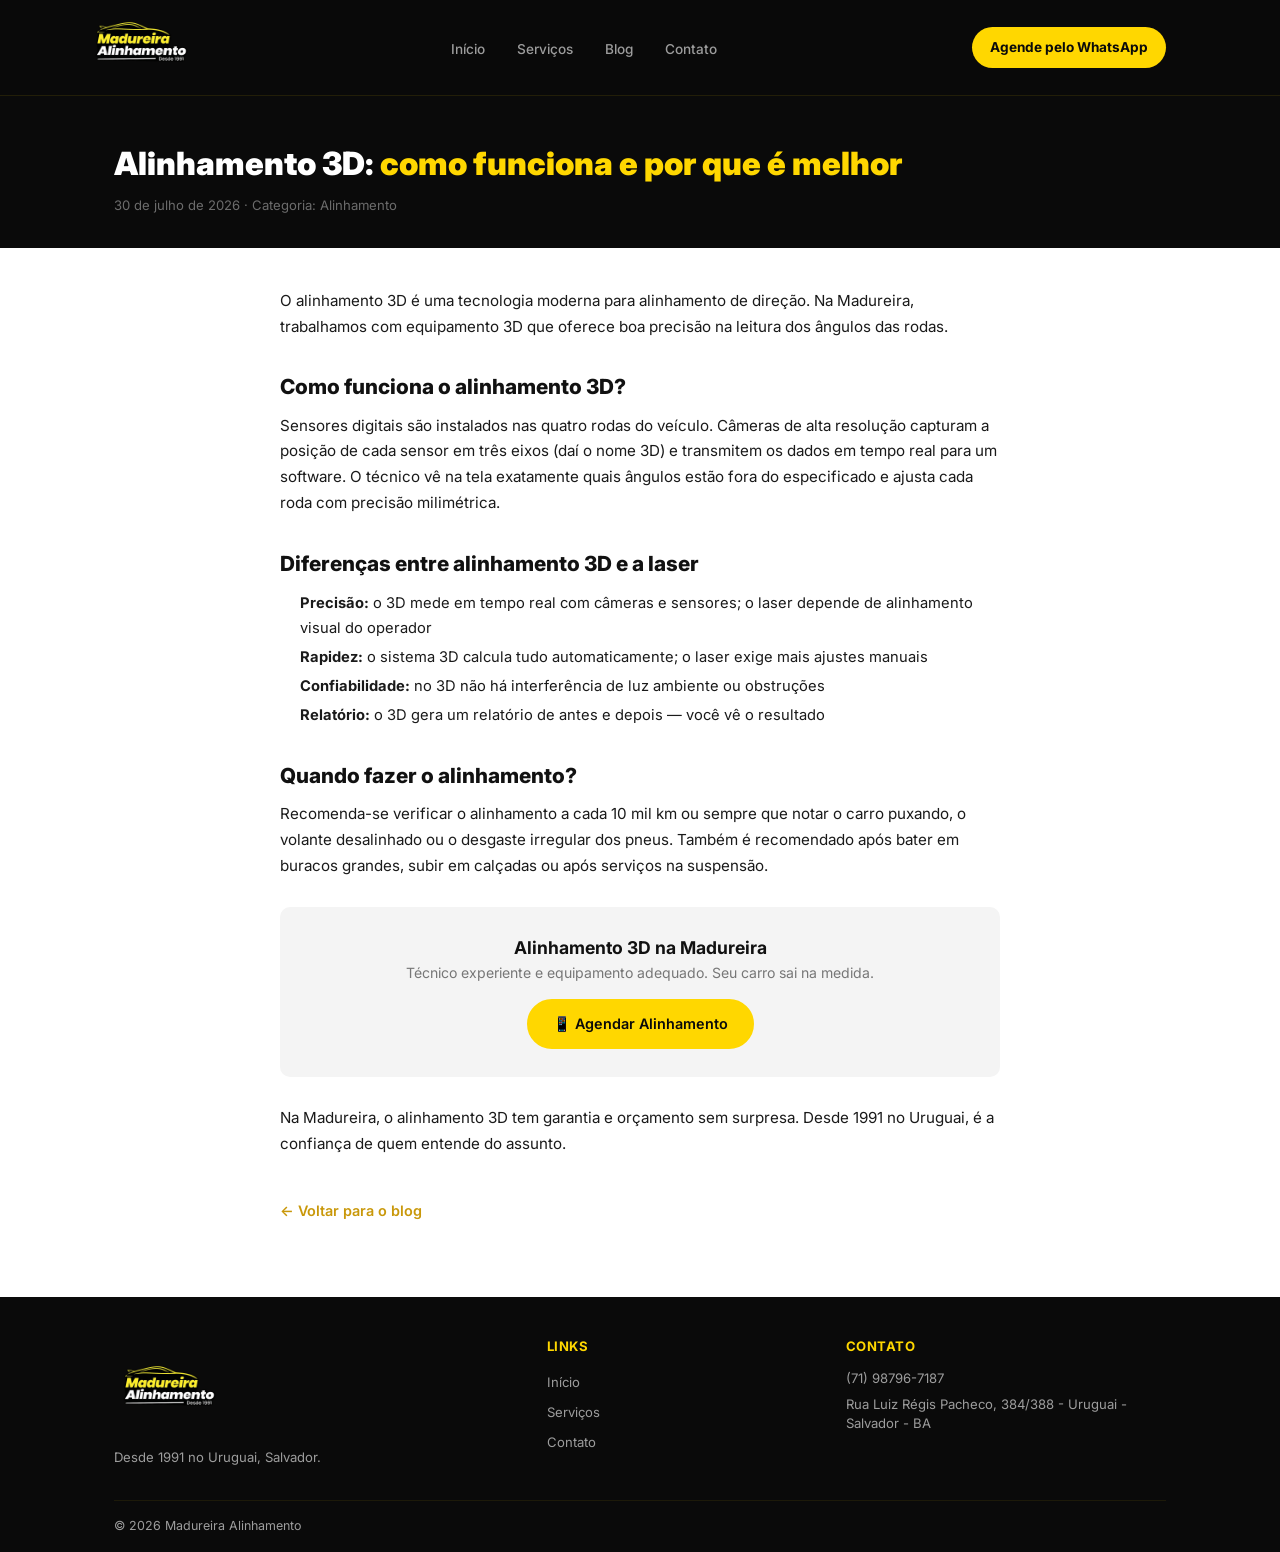
<file: blog/alinhamento-3d.html>
<!DOCTYPE html>
<html lang="pt-BR">
<head>
  <meta charset="UTF-8">
  <meta name="viewport" content="width=device-width, initial-scale=1.0">
  <title>Alinhamento 3D: como funciona e por que é melhor | Madureira Alinhamento</title>
  <meta name="description" content="Entenda como funciona o alinhamento 3D, suas vantagens sobre o método a laser e por que ele é o padrão na Madureira Alinhamento em Salvador.">
  <link rel="canonical" href="https://madureiraalinhamento.com.br/blog/alinhamento-3d.html">
  <link rel="icon" type="image/png" sizes="32x32" href="../img/favicon-32.png">
  <link rel="icon" type="image/png" sizes="16x16" href="../img/favicon-16.png">
  <link rel="shortcut icon" href="../img/favicon-32.png">
  <meta name="robots" content="index, follow">
  <script type="application/ld+json">
  {"@context":"https://schema.org","@type":"Article","headline":"Alinhamento 3D: como funciona e por que é melhor","description":"Entenda as vantagens do alinhamento 3D sobre o método a laser.","datePublished":"2026-07-30","author":{"@type":"Person","name":"Madureira Alinhamento"},"publisher":{"@type":"Organization","name":"Madureira Alinhamento"}}
  </script>
  <link rel="preconnect" href="https://fonts.googleapis.com"><link rel="preconnect" href="https://fonts.gstatic.com" crossorigin>
  <link href="https://fonts.googleapis.com/css2?family=Inter:wght@400;500;600;700;800;900&display=swap" rel="stylesheet">
  <link rel="stylesheet" href="../css/style.css">
  <style>
    .post-header { padding: 140px 0 32px; background: var(--black); }
    .post-header h1 { color: var(--white); font-size: clamp(1.5rem, 3.5vw, 2rem); font-weight: 900; }
    .post-header h1 span { color: var(--primary); }
    .post-meta { color: rgba(255,255,255,.4); font-size: .82rem; margin-top: 8px; }
    .post-content { padding: 40px 0 60px; max-width: 720px; margin: 0 auto; }
    .post-content h2 { font-size: 1.3rem; margin-top: 32px; margin-bottom: 10px; font-weight: 800; }
    .post-content p { font-size: .95rem; color: var(--dark-2); line-height: 1.7; margin-bottom: 14px; }
    .post-content ul { margin: 12px 0 20px; padding-left: 20px; }
    .post-content li { font-size: .92rem; color: var(--dark-2); line-height: 1.7; margin-bottom: 4px; }
    .post-content li::marker { color: var(--primary-darker); }
    .post-cta { background: var(--gray-bg); padding: 28px; border-radius: var(--radius); text-align: center; margin: 28px 0; }
    .post-cta h3 { font-size: 1.1rem; }
    .post-cta p { font-size: .88rem; color: var(--gray); margin-bottom: 14px; }
    .back-link { display: inline-block; margin-top: 28px; font-weight: 600; font-size: .9rem; color: var(--primary-darker); }
    @media (max-width: 768px) { .post-header { padding: 80px 0 24px; } }
  </style>
</head>
<body>
  <header class="header" id="header">
    <div class="container header-container">
      <a href="../" class="logo">
        <img src="../img/logo.webp" alt="Madureira Alinhamento" class="logo-img" width="280" height="76" />
      </a>
      <nav class="nav" id="navMenu">
        <ul class="nav-list">
          <li><a href="../#hero" class="nav-link">Início</a></li>
          <li><a href="../#services" class="nav-link">Serviços</a></li>
          <li><a href="../blog/" class="nav-link active">Blog</a></li>
          <li><a href="../#contact" class="nav-link">Contato</a></li>
        </ul>
      </nav>
      <a href="https://wa.me/5571987967187?text=Ol%C3%A1!%20Vim%20pelo%20blog" target="_blank" rel="noopener" class="btn-header-whatsapp">Agende pelo WhatsApp</a>
      <button class="menu-toggle" id="menuToggle" aria-label="Abrir menu"><span></span><span></span><span></span></button>
    </div>
  </header>

  <section class="post-header">
    <div class="container">
      <h1>Alinhamento 3D: <span>como funciona e por que é melhor</span></h1>
      <p class="post-meta">30 de julho de 2026 · Categoria: Alinhamento</p>
    </div>
  </section>

  <article class="post-content container">
    <p>O alinhamento 3D é uma tecnologia moderna para alinhamento de direção. Na Madureira, trabalhamos com equipamento 3D que oferece boa precisão na leitura dos ângulos das rodas.</p>

    <h2>Como funciona o alinhamento 3D?</h2>
    <p>Sensores digitais são instalados nas quatro rodas do veículo. Câmeras de alta resolução capturam a posição de cada sensor em três eixos (daí o nome 3D) e transmitem os dados em tempo real para um software. O técnico vê na tela exatamente quais ângulos estão fora do especificado e ajusta cada roda com precisão milimétrica.</p>

    <h2>Diferenças entre alinhamento 3D e a laser</h2>
    <ul>
      <li><strong>Precisão:</strong> o 3D mede em tempo real com câmeras e sensores; o laser depende de alinhamento visual do operador</li>
      <li><strong>Rapidez:</strong> o sistema 3D calcula tudo automaticamente; o laser exige mais ajustes manuais</li>
      <li><strong>Confiabilidade:</strong> no 3D não há interferência de luz ambiente ou obstruções</li>
      <li><strong>Relatório:</strong> o 3D gera um relatório de antes e depois — você vê o resultado</li>
    </ul>

    <h2>Quando fazer o alinhamento?</h2>
    <p>Recomenda-se verificar o alinhamento a cada 10 mil km ou sempre que notar o carro puxando, o volante desalinhado ou o desgaste irregular dos pneus. Também é recomendado após bater em buracos grandes, subir em calçadas ou após serviços na suspensão.</p>

    <div class="post-cta">
      <h3>Alinhamento 3D na Madureira</h3>
      <p>Técnico experiente e equipamento adequado. Seu carro sai na medida.</p>
      <a href="https://wa.me/5571987967187?text=Ol%C3%A1!%20Quero%20agendar%20alinhamento%203D." target="_blank" rel="noopener" class="btn btn-primary">📱 Agendar Alinhamento</a>
    </div>

    <p>Na Madureira, o alinhamento 3D tem garantia e orçamento sem surpresa. Desde 1991 no Uruguai, é a confiança de quem entende do assunto.</p>

    <p><a class="back-link" href="./">← Voltar para o blog</a></p>
  </article>

  <footer class="footer">
    <div class="container">
      <div class="footer-top">
        <div class="footer-brand">
          <img src="../img/logo.webp" alt="Madureira Alinhamento" class="logo-img" width="280" height="76" />
          <p>Desde 1991 no Uruguai, Salvador.</p>
        </div>
        <div class="footer-links">
          <h4>Links</h4>
          <ul><li><a href="../#hero">Início</a></li><li><a href="../#services">Serviços</a></li><li><a href="../#contact">Contato</a></li></ul>
        </div>
        <div class="footer-contact">
          <h4>Contato</h4>
          <ul>
            <li><a href="https://wa.me/5571987967187">(71) 98796-7187</a></li>
            <li>Rua Luiz Régis Pacheco, 384/388 - Uruguai - Salvador - BA</li>
          </ul>
        </div>
      </div>
      <div class="footer-bottom"><p>&copy; 2026 Madureira Alinhamento</p></div>
    </div>
  </footer>
  <script src="../js/script.js"></script>
</body>
</html>
</file>
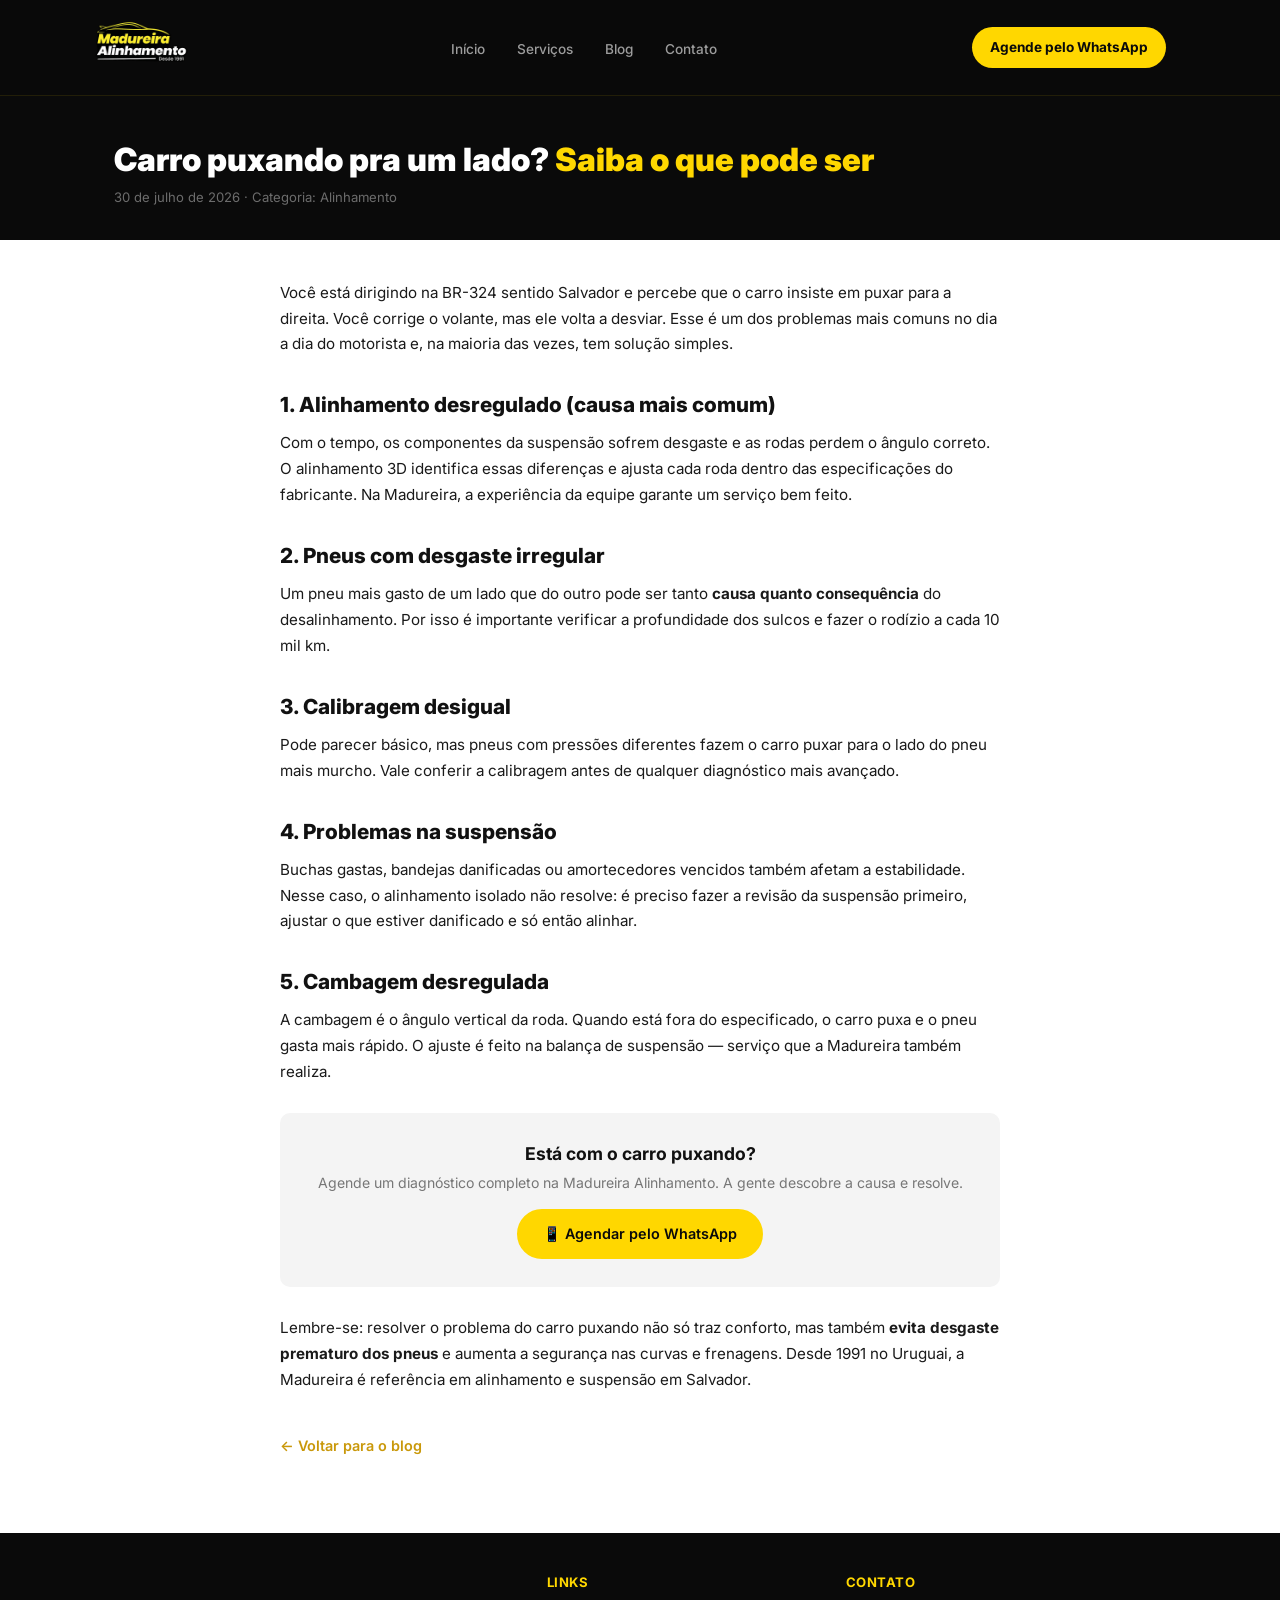
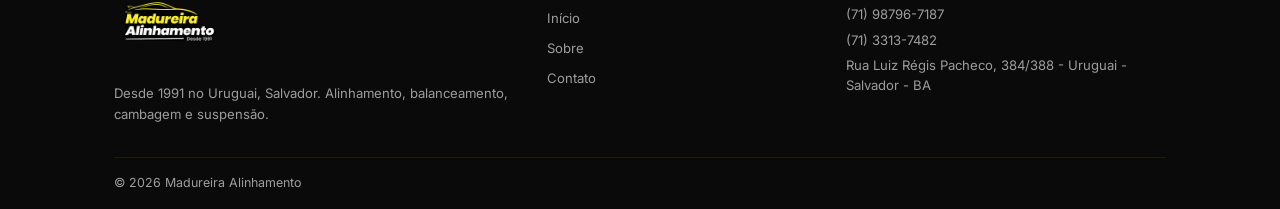
<file: blog/carro-puxando.html>
<!DOCTYPE html>
<html lang="pt-BR">
<head>
  <meta charset="UTF-8">
  <meta name="viewport" content="width=device-width, initial-scale=1.0">
  <title>Carro puxando pra um lado? Causas e soluções | Madureira Alinhamento</title>
  <meta name="description" content="Descubra por que seu carro puxa para um lado: causas como alinhamento desregulado, pneus desgastados e problemas na suspensão. Agende seu diagnóstico na Madureira.">
  <link rel="canonical" href="https://madureiraalinhamento.com.br/blog/carro-puxando.html">
  <link rel="icon" type="image/png" sizes="32x32" href="../img/favicon-32.png">
  <link rel="icon" type="image/png" sizes="16x16" href="../img/favicon-16.png">
  <link rel="shortcut icon" href="../img/favicon-32.png">
  <meta name="robots" content="index, follow">
  <meta property="og:type" content="article">
  <meta property="og:title" content="Carro puxando pra um lado? Saiba o que pode ser">
  <meta property="og:description" content="Entenda as causas e soluções para o carro puxando para um lado. Alinhamento, balanceamento e suspensão.">
  <link rel="preconnect" href="https://fonts.googleapis.com">
  <link rel="preconnect" href="https://fonts.gstatic.com" crossorigin>
  <link href="https://fonts.googleapis.com/css2?family=Inter:wght@400;500;600;700;800;900&display=swap" rel="stylesheet">
  <link rel="stylesheet" href="../css/style.css">
  <script type="application/ld+json">
  {"@context":"https://schema.org","@type":"Article","headline":"Carro puxando pra um lado? Saiba o que pode ser","description":"Descubra por que seu carro puxa para um lado: causas como alinhamento desregulado, pneus desgastados e problemas na suspensão.","datePublished":"2026-07-30","author":{"@type":"Person","name":"Madureira Alinhamento"},"publisher":{"@type":"Organization","name":"Madureira Alinhamento"}}
  </script>
  <style>
    .post-header { padding: 140px 0 32px; background: var(--black); }
    .post-header h1 { color: var(--white); font-size: clamp(1.5rem, 3.5vw, 2rem); font-weight: 900; line-height: 1.25; }
    .post-header h1 span { color: var(--primary); }
    .post-meta { color: rgba(255,255,255,.4); font-size: .82rem; margin-top: 8px; }
    .post-content { padding: 40px 0 60px; max-width: 720px; margin: 0 auto; }
    .post-content h2 { font-size: 1.3rem; margin-top: 32px; margin-bottom: 10px; font-weight: 800; }
    .post-content p { font-size: .95rem; color: var(--dark-2); line-height: 1.7; margin-bottom: 14px; }
    .post-content ul { margin: 12px 0 20px; padding-left: 20px; }
    .post-content li { font-size: .92rem; color: var(--dark-2); line-height: 1.7; margin-bottom: 4px; }
    .post-content li::marker { color: var(--primary-darker); }
    .post-cta { background: var(--gray-bg); padding: 28px; border-radius: var(--radius); text-align: center; margin: 28px 0; }
    .post-cta h3 { font-size: 1.1rem; margin-bottom: 4px; }
    .post-cta p { font-size: .88rem; color: var(--gray); margin-bottom: 14px; }
    .back-link { display: inline-block; margin-top: 28px; font-weight: 600; font-size: .9rem; color: var(--primary-darker); }
    @media (max-width: 768px) { .post-header { padding: 80px 0 24px; } }
  </style>
</head>
<body>
  <header class="header" id="header">
    <div class="container header-container">
      <a href="../" class="logo">
        <img src="../img/logo.webp" alt="Madureira Alinhamento" class="logo-img" width="280" height="76" />
      </a>
      <nav class="nav" id="navMenu">
        <ul class="nav-list">
          <li><a href="../#hero" class="nav-link">Início</a></li>
          <li><a href="../#services" class="nav-link">Serviços</a></li>
          <li><a href="../blog/" class="nav-link">Blog</a></li>
          <li><a href="../#contact" class="nav-link">Contato</a></li>
        </ul>
      </nav>
      <a href="https://wa.me/5571987967187?text=Ol%C3%A1!%20Vim%20pelo%20blog%20e%20gostaria%20de%20agendar%20um%20servi%C3%A7o" target="_blank" rel="noopener" class="btn-header-whatsapp">Agende pelo WhatsApp</a>
      <button class="menu-toggle" id="menuToggle" aria-label="Abrir menu"><span></span><span></span><span></span></button>
    </div>
  </header>

  <section class="post-header">
    <div class="container">
      <h1>Carro puxando pra um lado? <span>Saiba o que pode ser</span></h1>
      <p class="post-meta">30 de julho de 2026 · Categoria: Alinhamento</p>
    </div>
  </section>

  <article class="post-content container">
    <p>Você está dirigindo na BR-324 sentido Salvador e percebe que o carro insiste em puxar para a direita. Você corrige o volante, mas ele volta a desviar. Esse é um dos problemas mais comuns no dia a dia do motorista e, na maioria das vezes, tem solução simples.</p>

    <h2>1. Alinhamento desregulado (causa mais comum)</h2>
    <p>Com o tempo, os componentes da suspensão sofrem desgaste e as rodas perdem o ângulo correto. O alinhamento 3D identifica essas diferenças e ajusta cada roda dentro das especificações do fabricante. Na Madureira, a experiência da equipe garante um serviço bem feito.</p>

    <h2>2. Pneus com desgaste irregular</h2>
    <p>Um pneu mais gasto de um lado que do outro pode ser tanto <strong>causa quanto consequência</strong> do desalinhamento. Por isso é importante verificar a profundidade dos sulcos e fazer o rodízio a cada 10 mil km.</p>

    <h2>3. Calibragem desigual</h2>
    <p>Pode parecer básico, mas pneus com pressões diferentes fazem o carro puxar para o lado do pneu mais murcho. Vale conferir a calibragem antes de qualquer diagnóstico mais avançado.</p>

    <h2>4. Problemas na suspensão</h2>
    <p>Buchas gastas, bandejas danificadas ou amortecedores vencidos também afetam a estabilidade. Nesse caso, o alinhamento isolado não resolve: é preciso fazer a revisão da suspensão primeiro, ajustar o que estiver danificado e só então alinhar.</p>

    <h2>5. Cambagem desregulada</h2>
    <p>A cambagem é o ângulo vertical da roda. Quando está fora do especificado, o carro puxa e o pneu gasta mais rápido. O ajuste é feito na balança de suspensão — serviço que a Madureira também realiza.</p>

    <div class="post-cta">
      <h3>Está com o carro puxando?</h3>
      <p>Agende um diagnóstico completo na Madureira Alinhamento. A gente descobre a causa e resolve.</p>
      <a href="https://wa.me/5571987967187?text=Ol%C3%A1!%20Li%20o%20artigo%20sobre%20carro%20puxando%20e%20gostaria%20de%20agendar%20um%20diagn%C3%B3stico." target="_blank" rel="noopener" class="btn btn-primary">📱 Agendar pelo WhatsApp</a>
    </div>

    <p>Lembre-se: resolver o problema do carro puxando não só traz conforto, mas também <strong>evita desgaste prematuro dos pneus</strong> e aumenta a segurança nas curvas e frenagens. Desde 1991 no Uruguai, a Madureira é referência em alinhamento e suspensão em Salvador.</p>

    <p><a class="back-link" href="./">← Voltar para o blog</a></p>
  </article>

  <footer class="footer">
    <div class="container">
      <div class="footer-top">
        <div class="footer-brand">
          <img src="../img/logo.webp" alt="Madureira Alinhamento" class="logo-img" width="280" height="76" />
          <p>Desde 1991 no Uruguai, Salvador. Alinhamento, balanceamento, cambagem e suspensão.</p>
        </div>
        <div class="footer-links">
          <h4>Links</h4>
          <ul>
            <li><a href="../#hero">Início</a></li>
            <li><a href="../#about">Sobre</a></li>
            <li><a href="../#contact">Contato</a></li>
          </ul>
        </div>
        <div class="footer-contact">
          <h4>Contato</h4>
          <ul>
            <li><a href="https://wa.me/5571987967187">(71) 98796-7187</a></li>
            <li>(71) 3313-7482</li>
            <li>Rua Luiz Régis Pacheco, 384/388 - Uruguai - Salvador - BA</li>
          </ul>
        </div>
      </div>
      <div class="footer-bottom">
        <p>&copy; 2026 Madureira Alinhamento</p>
      </div>
    </div>
  </footer>
  <script src="../js/script.js"></script>
</body>
</html>
</file>
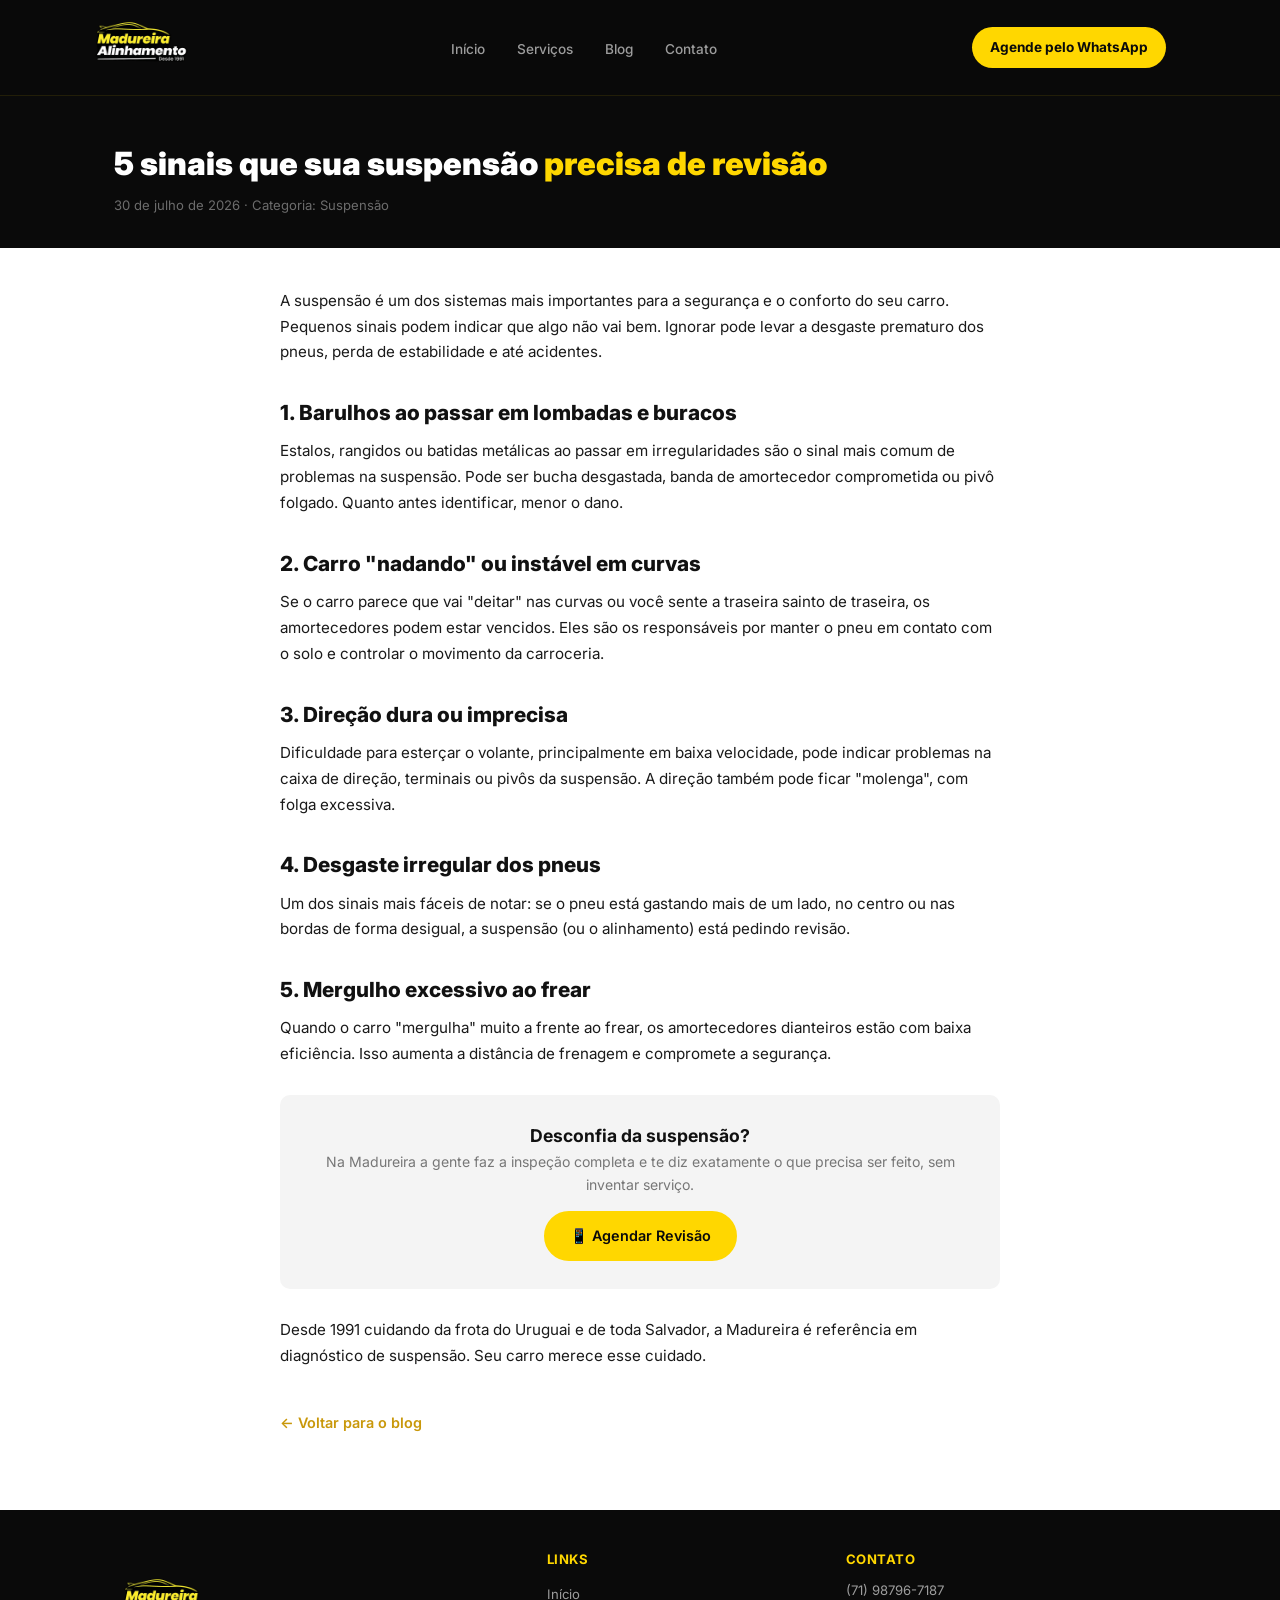
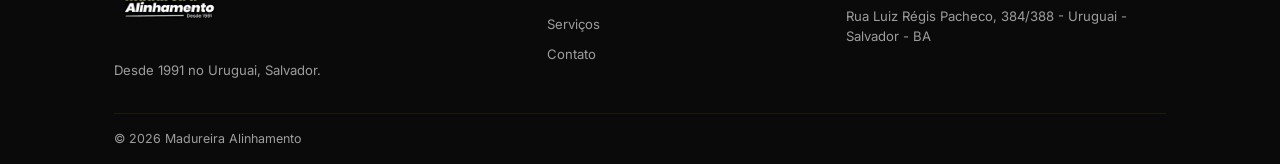
<file: blog/cuidados-suspensao.html>
<!DOCTYPE html>
<html lang="pt-BR">
<head>
  <meta charset="UTF-8">
  <meta name="viewport" content="width=device-width, initial-scale=1.0">
  <title>5 sinais que sua suspensão precisa de revisão | Madureira Alinhamento</title>
  <meta name="description" content="Barulhos ao passar em lombadas, direção dura ou carro nadando. Saiba identificar quando sua suspensão precisa de revisão e agende na Madureira em Salvador.">
  <link rel="canonical" href="https://madureiraalinhamento.com.br/blog/cuidados-suspensao.html">
  <link rel="icon" type="image/png" sizes="32x32" href="../img/favicon-32.png">
  <link rel="icon" type="image/png" sizes="16x16" href="../img/favicon-16.png">
  <link rel="shortcut icon" href="../img/favicon-32.png">
  <meta name="robots" content="index, follow">
  <script type="application/ld+json">
  {"@context":"https://schema.org","@type":"Article","headline":"5 sinais que sua suspensão precisa de revisão","description":"Barulhos, direção dura e instabilidade: saiba identificar quando a suspensão do seu carro pede atenção.","datePublished":"2026-07-30","author":{"@type":"Person","name":"Madureira Alinhamento"},"publisher":{"@type":"Organization","name":"Madureira Alinhamento"}}
  </script>
  <link rel="preconnect" href="https://fonts.googleapis.com"><link rel="preconnect" href="https://fonts.gstatic.com" crossorigin>
  <link href="https://fonts.googleapis.com/css2?family=Inter:wght@400;500;600;700;800;900&display=swap" rel="stylesheet">
  <link rel="stylesheet" href="../css/style.css">
  <style>
    .post-header { padding: 140px 0 32px; background: var(--black); }
    .post-header h1 { color: var(--white); font-size: clamp(1.5rem, 3.5vw, 2rem); font-weight: 900; }
    .post-header h1 span { color: var(--primary); }
    .post-meta { color: rgba(255,255,255,.4); font-size: .82rem; margin-top: 8px; }
    .post-content { padding: 40px 0 60px; max-width: 720px; margin: 0 auto; }
    .post-content h2 { font-size: 1.3rem; margin-top: 32px; margin-bottom: 10px; font-weight: 800; }
    .post-content p { font-size: .95rem; color: var(--dark-2); line-height: 1.7; margin-bottom: 14px; }
    .post-content ul { margin: 12px 0 20px; padding-left: 20px; }
    .post-content li { font-size: .92rem; color: var(--dark-2); line-height: 1.7; margin-bottom: 4px; }
    .post-content li::marker { color: var(--primary-darker); }
    .post-cta { background: var(--gray-bg); padding: 28px; border-radius: var(--radius); text-align: center; margin: 28px 0; }
    .post-cta h3 { font-size: 1.1rem; }
    .post-cta p { font-size: .88rem; color: var(--gray); margin-bottom: 14px; }
    .back-link { display: inline-block; margin-top: 28px; font-weight: 600; font-size: .9rem; color: var(--primary-darker); }
    @media (max-width: 768px) { .post-header { padding: 80px 0 24px; } }
  </style>
</head>
<body>
  <header class="header" id="header">
    <div class="container header-container">
      <a href="../" class="logo">
        <img src="../img/logo.webp" alt="Madureira Alinhamento" class="logo-img" width="280" height="76" />
      </a>
      <nav class="nav" id="navMenu">
        <ul class="nav-list">
          <li><a href="../#hero" class="nav-link">Início</a></li>
          <li><a href="../#services" class="nav-link">Serviços</a></li>
          <li><a href="../blog/" class="nav-link active">Blog</a></li>
          <li><a href="../#contact" class="nav-link">Contato</a></li>
        </ul>
      </nav>
      <a href="https://wa.me/5571987967187?text=Ol%C3%A1!%20Vim%20pelo%20blog" target="_blank" rel="noopener" class="btn-header-whatsapp">Agende pelo WhatsApp</a>
      <button class="menu-toggle" id="menuToggle" aria-label="Abrir menu"><span></span><span></span><span></span></button>
    </div>
  </header>

  <section class="post-header">
    <div class="container">
      <h1>5 sinais que sua suspensão <span>precisa de revisão</span></h1>
      <p class="post-meta">30 de julho de 2026 · Categoria: Suspensão</p>
    </div>
  </section>

  <article class="post-content container">
    <p>A suspensão é um dos sistemas mais importantes para a segurança e o conforto do seu carro. Pequenos sinais podem indicar que algo não vai bem. Ignorar pode levar a desgaste prematuro dos pneus, perda de estabilidade e até acidentes.</p>

    <h2>1. Barulhos ao passar em lombadas e buracos</h2>
    <p>Estalos, rangidos ou batidas metálicas ao passar em irregularidades são o sinal mais comum de problemas na suspensão. Pode ser bucha desgastada, banda de amortecedor comprometida ou pivô folgado. Quanto antes identificar, menor o dano.</p>

    <h2>2. Carro "nadando" ou instável em curvas</h2>
    <p>Se o carro parece que vai "deitar" nas curvas ou você sente a traseira sainto de traseira, os amortecedores podem estar vencidos. Eles são os responsáveis por manter o pneu em contato com o solo e controlar o movimento da carroceria.</p>

    <h2>3. Direção dura ou imprecisa</h2>
    <p>Dificuldade para esterçar o volante, principalmente em baixa velocidade, pode indicar problemas na caixa de direção, terminais ou pivôs da suspensão. A direção também pode ficar "molenga", com folga excessiva.</p>

    <h2>4. Desgaste irregular dos pneus</h2>
    <p>Um dos sinais mais fáceis de notar: se o pneu está gastando mais de um lado, no centro ou nas bordas de forma desigual, a suspensão (ou o alinhamento) está pedindo revisão.</p>

    <h2>5. Mergulho excessivo ao frear</h2>
    <p>Quando o carro "mergulha" muito a frente ao frear, os amortecedores dianteiros estão com baixa eficiência. Isso aumenta a distância de frenagem e compromete a segurança.</p>

    <div class="post-cta">
      <h3>Desconfia da suspensão?</h3>
      <p>Na Madureira a gente faz a inspeção completa e te diz exatamente o que precisa ser feito, sem inventar serviço.</p>
      <a href="https://wa.me/5571987967187?text=Ol%C3%A1!%20Quero%20revisar%20a%20suspens%C3%A3o%20do%20meu%20carro." target="_blank" rel="noopener" class="btn btn-primary">📱 Agendar Revisão</a>
    </div>

    <p>Desde 1991 cuidando da frota do Uruguai e de toda Salvador, a Madureira é referência em diagnóstico de suspensão. Seu carro merece esse cuidado.</p>

    <p><a class="back-link" href="./">← Voltar para o blog</a></p>
  </article>

  <footer class="footer">
    <div class="container">
      <div class="footer-top">
        <div class="footer-brand">
          <img src="../img/logo.webp" alt="Madureira Alinhamento" class="logo-img" width="280" height="76" />
          <p>Desde 1991 no Uruguai, Salvador.</p>
        </div>
        <div class="footer-links">
          <h4>Links</h4>
          <ul><li><a href="../#hero">Início</a></li><li><a href="../#services">Serviços</a></li><li><a href="../#contact">Contato</a></li></ul>
        </div>
        <div class="footer-contact">
          <h4>Contato</h4>
          <ul>
            <li><a href="https://wa.me/5571987967187">(71) 98796-7187</a></li>
            <li>Rua Luiz Régis Pacheco, 384/388 - Uruguai - Salvador - BA</li>
          </ul>
        </div>
      </div>
      <div class="footer-bottom"><p>&copy; 2026 Madureira Alinhamento</p></div>
    </div>
  </footer>
  <script src="../js/script.js"></script>
</body>
</html>
</file>
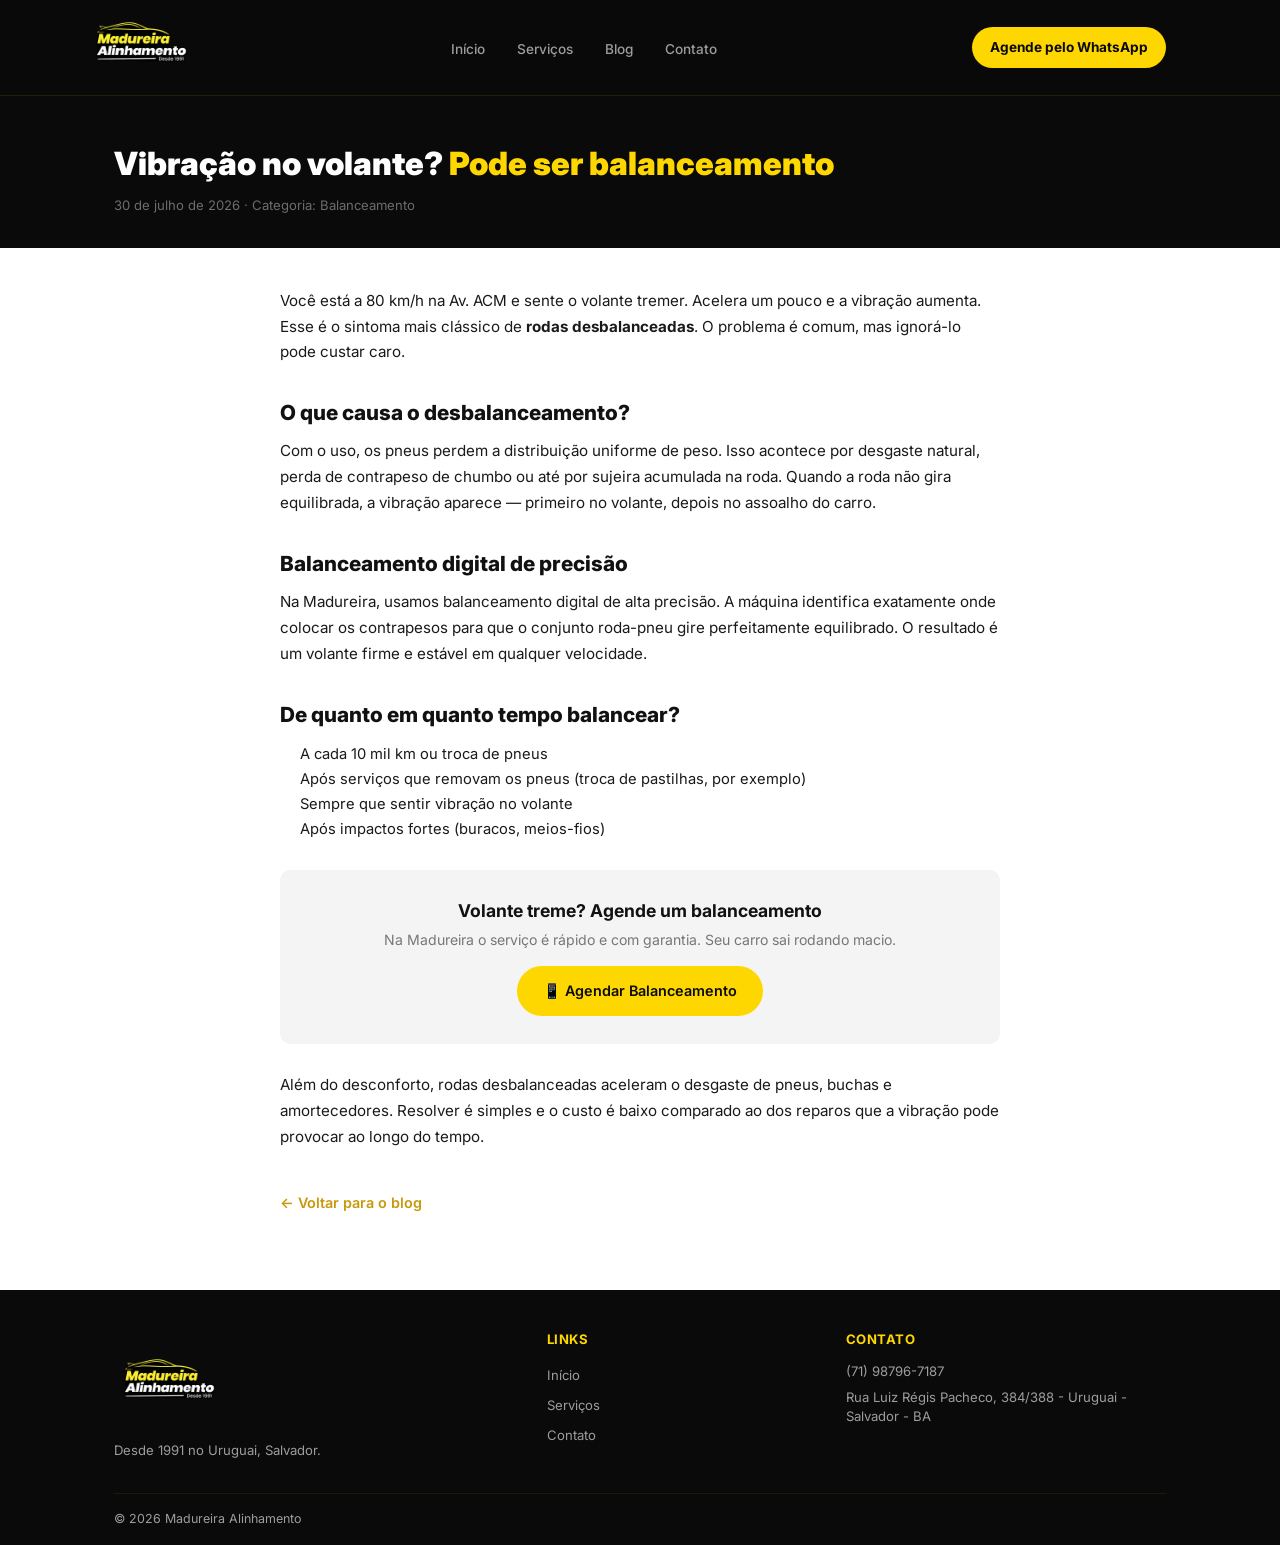
<file: blog/vibracao-volante.html>
<!DOCTYPE html>
<html lang="pt-BR">
<head>
  <meta charset="UTF-8">
  <meta name="viewport" content="width=device-width, initial-scale=1.0">
  <title>Vibração no volante? Pode ser balanceamento | Madureira Alinhamento</title>
  <meta name="description" content="Vibração no volante em alta velocidade é sinal de rodas desbalanceadas. Saiba como identificar, causas e quando buscar uma oficina. Madureira Alinhamento em Salvador.">
  <link rel="canonical" href="https://madureiraalinhamento.com.br/blog/vibracao-volante.html">
  <link rel="icon" type="image/png" sizes="32x32" href="../img/favicon-32.png">
  <link rel="icon" type="image/png" sizes="16x16" href="../img/favicon-16.png">
  <link rel="shortcut icon" href="../img/favicon-32.png">
  <meta name="robots" content="index, follow">
  <script type="application/ld+json">
  {"@context":"https://schema.org","@type":"Article","headline":"Vibração no volante? Pode ser balanceamento","description":"Sentir o volante tremer em alta velocidade é sinal clássico de rodas desbalanceadas.","datePublished":"2026-07-30","author":{"@type":"Person","name":"Madureira Alinhamento"},"publisher":{"@type":"Organization","name":"Madureira Alinhamento"}}
  </script>
  <link rel="preconnect" href="https://fonts.googleapis.com">
  <link rel="preconnect" href="https://fonts.gstatic.com" crossorigin>
  <link href="https://fonts.googleapis.com/css2?family=Inter:wght@400;500;600;700;800;900&display=swap" rel="stylesheet">
  <link rel="stylesheet" href="../css/style.css">
  <style>
    .post-header { padding: 140px 0 32px; background: var(--black); }
    .post-header h1 { color: var(--white); font-size: clamp(1.5rem, 3.5vw, 2rem); font-weight: 900; }
    .post-header h1 span { color: var(--primary); }
    .post-meta { color: rgba(255,255,255,.4); font-size: .82rem; margin-top: 8px; }
    .post-content { padding: 40px 0 60px; max-width: 720px; margin: 0 auto; }
    .post-content h2 { font-size: 1.3rem; margin-top: 32px; margin-bottom: 10px; font-weight: 800; }
    .post-content p { font-size: .95rem; color: var(--dark-2); line-height: 1.7; margin-bottom: 14px; }
    .post-content ul { margin: 12px 0 20px; padding-left: 20px; }
    .post-content li { font-size: .92rem; color: var(--dark-2); line-height: 1.7; }
    .post-content li::marker { color: var(--primary-darker); }
    .post-cta { background: var(--gray-bg); padding: 28px; border-radius: var(--radius); text-align: center; margin: 28px 0; }
    .post-cta h3 { font-size: 1.1rem; margin-bottom: 4px; }
    .post-cta p { font-size: .88rem; color: var(--gray); margin-bottom: 14px; }
    .back-link { display: inline-block; margin-top: 28px; font-weight: 600; font-size: .9rem; color: var(--primary-darker); }
    @media (max-width: 768px) { .post-header { padding: 80px 0 24px; } }
  </style>
</head>
<body>
  <header class="header" id="header">
    <div class="container header-container">
      <a href="../" class="logo">
        <img src="../img/logo.webp" alt="Madureira Alinhamento" class="logo-img" width="280" height="76" />
      </a>
      <nav class="nav" id="navMenu">
        <ul class="nav-list">
          <li><a href="../#hero" class="nav-link">Início</a></li>
          <li><a href="../#services" class="nav-link">Serviços</a></li>
          <li><a href="../blog/" class="nav-link active">Blog</a></li>
          <li><a href="../#contact" class="nav-link">Contato</a></li>
        </ul>
      </nav>
      <a href="https://wa.me/5571987967187?text=Ol%C3%A1!%20Vim%20pelo%20blog" target="_blank" rel="noopener" class="btn-header-whatsapp">Agende pelo WhatsApp</a>
      <button class="menu-toggle" id="menuToggle" aria-label="Abrir menu"><span></span><span></span><span></span></button>
    </div>
  </header>

  <section class="post-header">
    <div class="container">
      <h1>Vibração no volante? <span>Pode ser balanceamento</span></h1>
      <p class="post-meta">30 de julho de 2026 · Categoria: Balanceamento</p>
    </div>
  </section>

  <article class="post-content container">
    <p>Você está a 80 km/h na Av. ACM e sente o volante tremer. Acelera um pouco e a vibração aumenta. Esse é o sintoma mais clássico de <strong>rodas desbalanceadas</strong>. O problema é comum, mas ignorá-lo pode custar caro.</p>

    <h2>O que causa o desbalanceamento?</h2>
    <p>Com o uso, os pneus perdem a distribuição uniforme de peso. Isso acontece por desgaste natural, perda de contrapeso de chumbo ou até por sujeira acumulada na roda. Quando a roda não gira equilibrada, a vibração aparece — primeiro no volante, depois no assoalho do carro.</p>

    <h2>Balanceamento digital de precisão</h2>
    <p>Na Madureira, usamos balanceamento digital de alta precisão. A máquina identifica exatamente onde colocar os contrapesos para que o conjunto roda-pneu gire perfeitamente equilibrado. O resultado é um volante firme e estável em qualquer velocidade.</p>

    <h2>De quanto em quanto tempo balancear?</h2>
    <ul>
      <li>A cada 10 mil km ou troca de pneus</li>
      <li>Após serviços que removam os pneus (troca de pastilhas, por exemplo)</li>
      <li>Sempre que sentir vibração no volante</li>
      <li>Após impactos fortes (buracos, meios-fios)</li>
    </ul>

    <div class="post-cta">
      <h3>Volante treme? Agende um balanceamento</h3>
      <p>Na Madureira o serviço é rápido e com garantia. Seu carro sai rodando macio.</p>
      <a href="https://wa.me/5571987967187?text=Ol%C3%A1!%20Li%20o%20artigo%20sobre%20vibra%C3%A7%C3%A3o%20no%20volante%20e%20quero%20agendar%20um%20balanceamento." target="_blank" rel="noopener" class="btn btn-primary">📱 Agendar Balanceamento</a>
    </div>

    <p>Além do desconforto, rodas desbalanceadas aceleram o desgaste de pneus, buchas e amortecedores. Resolver é simples e o custo é baixo comparado ao dos reparos que a vibração pode provocar ao longo do tempo.</p>

    <p><a class="back-link" href="./">← Voltar para o blog</a></p>
  </article>

  <footer class="footer">
    <div class="container">
      <div class="footer-top">
        <div class="footer-brand">
          <img src="../img/logo.webp" alt="Madureira Alinhamento" class="logo-img" width="280" height="76" />
          <p>Desde 1991 no Uruguai, Salvador.</p>
        </div>
        <div class="footer-links">
          <h4>Links</h4>
          <ul><li><a href="../#hero">Início</a></li><li><a href="../#services">Serviços</a></li><li><a href="../#contact">Contato</a></li></ul>
        </div>
        <div class="footer-contact">
          <h4>Contato</h4>
          <ul>
            <li><a href="https://wa.me/5571987967187">(71) 98796-7187</a></li>
            <li>Rua Luiz Régis Pacheco, 384/388 - Uruguai - Salvador - BA</li>
          </ul>
        </div>
      </div>
      <div class="footer-bottom"><p>&copy; 2026 Madureira Alinhamento</p></div>
    </div>
  </footer>
  <script src="../js/script.js"></script>
</body>
</html>
</file>
<file: css/style.css>
/* ========================================
   MADUREIRA ALINHAMENTO
   Cores: PRETO + AMARELO + BRANCO
   ======================================== */

*,
*::before,
*::after { margin: 0; padding: 0; box-sizing: border-box; }

:root {
  --primary: #FFD700;
  --primary-dark: #E8B830;
  --primary-darker: #C9980A;
  --black: #0A0A0A;
  --dark: #111111;
  --dark-2: #1A1A1A;
  --dark-3: #252525;
  --gray: #777;
  --gray-light: #E5E7EB;
  --gray-bg: #F4F4F4;
  --white: #FFFFFF;
  --whatsapp: #25D366;
  --whatsapp-dark: #1DA851;
  --font: 'Inter', sans-serif;
  --radius: 10px;
  --transition: .25s ease;
  --max-width: 1100px;
  --header-h: 96px;
}

html { scroll-behavior: smooth; scroll-padding-top: 110px; }

body {
  font-family: var(--font);
  color: var(--dark);
  background: var(--white);
  line-height: 1.5;
  -webkit-font-smoothing: antialiased;
  overflow-x: hidden;
}

a { text-decoration: none; color: inherit; }
ul { list-style: none; }

.container {
  width: 100%;
  max-width: var(--max-width);
  margin: 0 auto;
  padding: 0 24px;
}

/* --- BUTTONS --- */
.btn {
  display: inline-flex;
  align-items: center;
  justify-content: center;
  gap: 8px;
  font-family: var(--font);
  font-weight: 600;
  font-size: .9rem;
  padding: 12px 24px;
  border-radius: 50px;
  border: 2px solid transparent;
  cursor: pointer;
  transition: all var(--transition);
}

.btn-lg { padding: 14px 32px; font-size: .95rem; }
.btn-sm { padding: 8px 16px; font-size: .8rem; }
.btn-block { width: 100%; }

.btn-primary {
  background: var(--primary);
  color: var(--black);
  border-color: var(--primary);
}
.btn-primary:hover {
  background: var(--primary-dark);
  border-color: var(--primary-dark);
  transform: translateY(-1px);
  box-shadow: 0 4px 16px rgba(255,215,0,.3);
}

.btn-outline {
  background: transparent;
  color: var(--white);
  border-color: rgba(255,255,255,.4);
}
.btn-outline:hover {
  background: var(--white);
  color: var(--black);
}

.btn-white {
  background: var(--white);
  color: var(--black);
  border-color: var(--white);
}
.btn-white:hover {
  background: transparent;
  color: var(--white);
}

/* --- SECTION TAG --- */
.section-tag {
  display: inline-block;
  background: rgba(255,215,0,.12);
  color: var(--primary-darker);
  font-weight: 700;
  font-size: .72rem;
  text-transform: uppercase;
  letter-spacing: 1.5px;
  padding: 4px 14px;
  border-radius: 4px;
  margin-bottom: 12px;
}

.section-header {
  text-align: center;
  margin-bottom: 40px;
}

.section-title {
  font-size: clamp(1.5rem, 3vw, 2rem);
  font-weight: 800;
  line-height: 1.2;
  margin-bottom: 8px;
}

.section-title span { color: var(--primary-dark); }

/* ========================================
   HEADER
   ======================================== */
.header {
  position: fixed;
  top: 0; left: 0; right: 0;
  height: var(--header-h);
  z-index: 1000;
  background: rgba(10,10,10,.92);
  backdrop-filter: blur(12px);
  border-bottom: 1px solid rgba(255,215,0,.1);
}
.header.scrolled { background: rgba(10,10,10,.98); }

.header-container {
  display: flex;
  align-items: center;
  justify-content: space-between;
  height: 100%;
}

.logo { display: flex; align-items: center; gap: 8px; flex-shrink: 0; margin-left: -28px; }
.logo-img { display: block; height: 110px; width: auto; }
.logo-icon { font-size: 1.4rem; }
.logo-text { font-size: 1.1rem; font-weight: 800; color: var(--primary); line-height: 1; }
.logo-text small {
  display: block;
  font-size: .6rem;
  font-weight: 400;
  color: var(--white);
  opacity: .6;
  letter-spacing: 1px;
  text-transform: uppercase;
}

.nav-list { display: flex; gap: 4px; }
.nav-link {
  color: rgba(255,255,255,.6);
  font-weight: 500;
  font-size: .85rem;
  padding: 6px 14px;
  border-radius: 6px;
  transition: all var(--transition);
}
.nav-link:hover, .nav-link.active {
  color: var(--primary);
  background: rgba(255,215,0,.06);
}

.btn-header-whatsapp {
  display: inline-flex;
  align-items: center;
  gap: 8px;
  background: var(--primary);
  color: var(--black);
  font-weight: 700;
  font-size: .85rem;
  padding: 10px 18px;
  border-radius: 50px;
  transition: all var(--transition);
  flex-shrink: 0;
}
.btn-header-whatsapp:hover { background: var(--primary-dark); transform: translateY(-1px); }

.menu-toggle {
  display: none;
  flex-direction: column;
  gap: 4px;
  background: none;
  border: none;
  cursor: pointer;
  padding: 8px;
}
.menu-toggle span { display: block; width: 24px; height: 2px; background: var(--primary); border-radius: 4px; transition: all var(--transition); }
.menu-toggle.active span:nth-child(1) { transform: rotate(45deg) translate(4px, 4px); }
.menu-toggle.active span:nth-child(2) { opacity: 0; }
.menu-toggle.active span:nth-child(3) { transform: rotate(-45deg) translate(4px, -4px); }

/* ========================================
   HERO
   ======================================== */
.hero {
  position: relative;
  min-height: 100svh;
  display: flex;
  align-items: center;
  background: var(--black) url('../img/hero-alinhamento.webp') center 60% / cover no-repeat;
  overflow: hidden;
}

.hero::before {
  content: '';
  position: absolute;
  inset: 0;
  background:
    linear-gradient(90deg, rgba(10,10,10,.82) 0%, rgba(10,10,10,.64) 52%, rgba(10,10,10,.34) 100%),
    radial-gradient(ellipse 80% 60% at 20% 80%, rgba(255,215,0,.18), transparent),
    radial-gradient(ellipse 60% 50% at 80% 20%, rgba(0,0,0,.18), transparent);
  z-index: 1;
}

.hero-overlay {
  position: absolute;
  inset: 0;
  background: transparent;
  z-index: 1;
}

.hero-content {
  position: relative;
  z-index: 2;
  text-align: left;
  padding: 140px 0 48px;
}

.hero-badge {
  display: inline-block;
  background: rgba(255,215,0,.1);
  color: var(--primary);
  font-weight: 600;
  font-size: .8rem;
  padding: 6px 20px;
  border-radius: 4px;
  border: 1px solid rgba(255,215,0,.15);
  margin-bottom: 20px;
}

.hero-title {
  font-size: clamp(2.4rem, 7vw, 4.5rem);
  font-weight: 900;
  color: var(--white);
  line-height: 1.05;
  margin-bottom: 16px;
}
.hero-title span { color: var(--primary); }

.hero-eyebrow {
  display: inline-block;
  color: var(--primary);
  font-size: .85rem;
  font-weight: 700;
  letter-spacing: 1px;
  text-transform: uppercase;
  margin-bottom: 12px;
}

.hero-subtitle {
  font-size: clamp(.95rem, 1.8vw, 1.1rem);
  color: rgba(255,255,255,.74);
  max-width: 520px;
  margin: 0 auto 24px;
}

.hero-content {
  position: relative;
  z-index: 2;
  max-width: 680px;
  margin: 0 auto;
}

.hero-features {
  display: flex;
  justify-content: start;
  gap: 12px;
  flex-wrap: wrap;
  margin-bottom: 22px;
}

.hero-feature {
  background: rgba(255,255,255,.08);
  border: 1px solid rgba(255,255,255,.12);
  color: rgba(255,255,255,.95);
  font-size: .86rem;
  font-weight: 600;
  padding: 10px 16px;
  border-radius: 999px;
}

.hero-actions {
  display: flex;
  gap: 12px;
  justify-content: flex-start;
  flex-wrap: wrap;
  margin-bottom: 28px;
}

.hero-stats {
  display: flex;
  justify-content: flex-start;
  gap: 48px;
  flex-wrap: wrap;
}
.hero-stat { text-align: center; }
.hero-stat-num {
  display: block;
  font-size: 2.2rem;
  font-weight: 900;
  color: var(--primary);
  line-height: 1;
  margin-bottom: 2px;
}
.hero-stat-num::after { content: '+'; font-size: 1.4rem; }
.hero-stat-label { font-size: .8rem; color: rgba(255,255,255,.4); text-transform: uppercase; letter-spacing: .5px; }

/* ========================================
   ABOUT
   ======================================== */
.about { padding: 60px 0; background: var(--white); }

.about-grid {
  display: grid;
  grid-template-columns: 1fr 1fr;
  gap: 48px;
  align-items: center;
}

.about-image-box { border-radius: var(--radius); overflow: hidden; }
.about-image-img {
  display: block;
  width: 100%;
  height: auto;
  aspect-ratio: 4/3;
  object-fit: cover;
  border-radius: var(--radius);
  transition: transform .4s ease;
}
.about-image-img:hover { transform: scale(1.03); }
.about-image-placeholder {
  aspect-ratio: 4/3;
  display: flex;
  align-items: center;
  justify-content: center;
  background: linear-gradient(135deg, var(--black), var(--dark-3));
  border-radius: var(--radius);
}
.about-image-icon { font-size: 3.5rem; opacity: .5; }

.about-title {
  font-size: 1.5rem;
  font-weight: 800;
  margin-bottom: 12px;
  line-height: 1.3;
}

.about-content p { color: var(--gray); margin-bottom: 10px; font-size: .92rem; }

.about-list { margin: 16px 0 20px; }
.about-list li {
  padding: 5px 0;
  font-size: .88rem;
  color: var(--dark-2);
  position: relative;
  padding-left: 18px;
}
.about-list li::before {
  content: '';
  position: absolute;
  left: 0;
  top: 12px;
  width: 8px;
  height: 8px;
  background: var(--primary);
  border-radius: 2px;
}

/* ========================================
   SERVICES
   ======================================== */
.services { padding: 60px 0; background: var(--gray-bg); }

.services { overflow: hidden; }

.services-carousel {
  position: relative;
  display: block;
  width: 100vw;
  left: 50%;
  transform: translateX(-50%);
  max-width: none;
}

.service-slider {
  position: relative;
  width: 100%;
  min-height: auto;
  overflow: hidden;
}

.service-slide {
  position: relative;
  opacity: 0;
  visibility: hidden;
  display: none !important;
  transition: opacity .5s ease;
}

.service-slide.active {
  display: block !important;
  opacity: 1;
  visibility: visible;
}

.service-slide::before {
  content: '';
  position: absolute;
  inset: 0;
  background: linear-gradient(180deg, rgba(10,10,10,0) 45%, rgba(10,10,10,.8) 100%);
  z-index: 1;
}

.service-img {
  display: block;
  width: 100%;
  height: auto;
  max-height: 460px;
  object-fit: cover;
  border-radius: var(--radius);
}

.service-caption {
  position: absolute;
  left: 24px;
  right: 24px;
  bottom: 24px;
  z-index: 2;
  color: var(--white);
  text-shadow: 0 10px 30px rgba(0,0,0,.45);
}

.service-caption h3 {
  margin-bottom: 8px;
  font-size: 1.45rem;
  font-weight: 800;
}

.service-caption p {
  margin: 0;
  font-size: 1rem;
  line-height: 1.6;
  max-width: 680px;
}

.services-dots {
  display: flex;
  justify-content: center;
  gap: 8px;
  margin-top: 20px;
}

.services-dot {
  width: 10px;
  height: 10px;
  border-radius: 50%;
  background: rgba(255,255,255,.35);
  transition: background .25s ease, transform .25s ease;
}

.services-dot.active {
  background: var(--primary);
  transform: scale(1.15);
}

.service-slide:not(.active) .service-caption {
  opacity: 0;
}

@media (max-width: 768px) {
  .services-carousel {
    width: 100vw;
    left: 50%;
    transform: translateX(-50%);
    margin-left: 0;
  }
  .service-slider {
    min-height: 340px;
    width: 100vw;
    max-width: 100vw;
  }
  .service-slide {
    width: 100vw;
  }
  .services-carousel .service-img {
    min-height: 340px;
    height: 100%;
    max-height: none;
  }
  .service-caption {
    left: 12px;
    right: 12px;
    bottom: 16px;
    text-align: center;
  }
  .service-caption h3 { font-size: 1.25rem; }
  .service-caption p { font-size: .95rem; }
}
.service-card:hover .service-img { transform: scale(1.04); }

.service-title {
  padding: 14px 16px 4px;
  font-size: 1rem;
  font-weight: 700;
}
.service-desc {
  padding: 0 16px 18px;
  font-size: .82rem;
  color: var(--gray);
  line-height: 1.5;
}

/* Old icon-based style (keep for backwards compat) */
.service-icon { font-size: 2.2rem; margin-bottom: 10px; transition: transform var(--transition); }
.service-card:hover .service-icon { transform: scale(1.08); }

/* ========================================
   PROVA SOCIAL E GARANTIA
   ======================================== */
.proof { padding: 60px 0; background: var(--white); }
.proof-grid { display: grid; grid-template-columns: repeat(3, 1fr); gap: 16px; }
.comparison-card, .guarantee-card {
  min-height: 220px;
  padding: 28px;
  border-radius: var(--radius);
  display: flex;
  flex-direction: column;
  justify-content: flex-end;
}
.comparison-card h3, .guarantee-card h3 { font-size: 1.08rem; line-height: 1.3; margin-bottom: 8px; }
.comparison-card p, .guarantee-card p { font-size: .85rem; line-height: 1.55; }
.comparison-label { align-self: flex-start; margin-bottom: auto; font-size: .72rem; font-weight: 800; letter-spacing: 1px; text-transform: uppercase; padding: 5px 10px; border-radius: 999px; }
.comparison-card.before { color: var(--white); background: linear-gradient(135deg, #373737, #161616); }
.comparison-card.before .comparison-label { color: #ddd; background: rgba(255,255,255,.12); }
.comparison-card.after { color: var(--black); background: linear-gradient(135deg, #ffe36a, var(--primary)); }
.comparison-card.after .comparison-label { color: var(--black); background: rgba(255,255,255,.52); }
.guarantee-card { color: var(--white); background: var(--dark-2); border: 1px solid rgba(255,215,0,.28); }
.guarantee-icon { width: 42px; height: 42px; margin-bottom: auto; border-radius: 50%; display: grid; place-items: center; color: var(--black); background: var(--primary); font-size: 1.25rem; font-weight: 900; }
.reviews-panel {
  margin-top: 20px;
  padding: 28px;
  display: flex;
  justify-content: space-between;
  gap: 24px;
  align-items: flex-start;
  border-radius: var(--radius);
  background: var(--gray-bg);
}
.reviews-panel .section-tag { margin-bottom: 8px; }
.reviews-panel h3 { font-size: 1.1rem; margin-bottom: 4px; }
.reviews-desc { max-width: 440px; font-size: .88rem; color: var(--gray); margin-bottom: 14px; }
.reviews-rating { display: flex; align-items: center; gap: 14px; flex-wrap: wrap; margin-bottom: 14px; }
.review-testimonial {
  font-size: .95rem;
  color: var(--dark);
  background: var(--white);
  border-radius: 20px;
  padding: 16px 18px;
  box-shadow: 0 4px 18px rgba(0,0,0,.06);
  max-width: 440px;
  line-height: 1.6;
}
.stars-container { display: inline-flex; gap: 2px; }
.star { font-size: 1.3rem; color: #ddd; line-height: 1; }
.star.filled { color: #FBBC04; }
.rating-text { font-size: .9rem; color: var(--dark-2); }
.reviews-actions { display: flex; flex-direction: column; gap: 8px; flex-shrink: 0; }
.btn-review {
  display: inline-flex;
  align-items: center;
  justify-content: center;
  gap: 8px;
  font-family: var(--font);
  font-weight: 600;
  font-size: .82rem;
  padding: 10px 22px;
  border-radius: 50px;
  border: 2px solid var(--gray-light);
  background: var(--white);
  color: var(--dark);
  cursor: pointer;
  transition: all var(--transition);
}
.btn-review:hover {
  border-color: var(--primary);
  background: rgba(255,215,0,.1);
}
.instagram-cta { display: inline-block; margin-top: 18px; font-size: .88rem; font-weight: 700; color: var(--dark); }
.instagram-cta:hover { color: var(--primary-darker); }

/* ========================================
   CTA BANNER
   ======================================== */
.cta-banner {
  padding: 50px 0;
  background: var(--primary);
  text-align: center;
  color: var(--black);
}
.cta-content { max-width: 600px; margin: 0 auto; }
.cta-content h2 { font-size: clamp(1.3rem, 2.5vw, 1.8rem); font-weight: 800; margin-bottom: 10px; line-height: 1.3; }
.cta-content p { font-size: .95rem; color: var(--dark-3); margin-bottom: 24px; }
.cta-content .btn-white {
  background: var(--black);
  color: var(--primary);
  border-color: var(--black);
}
.cta-content .btn-white:hover {
  background: var(--dark-3);
  color: var(--primary);
}

/* ========================================
   CONTACT
   ======================================== */
.contact { padding: 60px 0; background: var(--white); }

.contact-layout {
  display: grid;
  grid-template-columns: 340px 1fr;
  gap: 32px;
  align-items: start;
}

.contact-info { display: flex; flex-direction: column; gap: 16px; }

.contact-item { display: flex; gap: 12px; align-items: flex-start; }
.contact-icon {
  font-size: 1.2rem;
  flex-shrink: 0;
  width: 40px;
  height: 40px;
  background: rgba(255,215,0,.12);
  display: flex;
  align-items: center;
  justify-content: center;
  border-radius: 8px;
}
.contact-item h4 { font-size: .82rem; font-weight: 700; margin-bottom: 2px; color: var(--dark); }
.contact-item p, .contact-item a { color: var(--gray); font-size: .85rem; }
.contact-item a:hover { color: var(--primary-dark); }
.contact-info > .btn { margin-top: 4px; }

.contact-map { min-height: 360px; }
.map-placeholder {
  position: relative;
  width: 100%;
  height: 100%;
  min-height: 360px;
  border-radius: var(--radius);
  overflow: hidden;
}
.map-placeholder iframe { position: absolute; inset: 0; }
.btn-map { width: 100%; margin-top: 12px; color: var(--dark); border-color: var(--gray-light); background: var(--white); }
.btn-map:hover { color: var(--black); border-color: var(--primary); background: rgba(255,215,0,.12); }

/* Map fallback when Google Maps is blocked */
.map-fallback {
  padding: 18px;
  background: var(--gray-bg);
  border-radius: var(--radius);
  text-align: center;
  color: var(--dark);
}

/* ========================================
   FOOTER
   ======================================== */
.footer { background: var(--black); color: rgba(255,255,255,.6); padding: 40px 0 0; }

.footer-top {
  display: grid;
  grid-template-columns: 1.5fr 1fr 1.2fr;
  gap: 32px;
  padding-bottom: 32px;
  border-bottom: 1px solid rgba(255,215,0,.08);
}

.footer-brand .logo-text { display: inline-block; margin-bottom: 10px; }
.footer-brand p { font-size: .82rem; line-height: 1.6; }

.footer h4 { color: var(--primary); font-size: .82rem; font-weight: 700; margin-bottom: 12px; text-transform: uppercase; letter-spacing: .5px; }

.footer-links ul, .footer-contact ul { display: flex; flex-direction: column; gap: 6px; }
.footer-links a, .footer-contact li { font-size: .82rem; transition: color var(--transition); }
.footer-links a:hover { color: var(--primary); }

.footer-social { display: flex; gap: 8px; margin-top: 12px; }
.footer-social a {
  width: 34px;
  height: 34px;
  display: flex;
  align-items: center;
  justify-content: center;
  border-radius: 50%;
  background: rgba(255,255,255,.06);
  color: rgba(255,255,255,.5);
  transition: all var(--transition);
}
.footer-social a:hover { background: var(--primary); color: var(--black); }

.footer-bottom {
  padding: 16px 0;
  display: flex;
  justify-content: space-between;
  align-items: center;
  font-size: .78rem;
}
.footer-credits { color: rgba(255,255,255,.35); }

/* ========================================
   WHATSAPP FLUTUANTE
   ======================================== */
.whatsapp-float {
  position: fixed;
  bottom: 20px;
  right: 20px;
  z-index: 999;
  background: var(--whatsapp);
  color: var(--white);
  width: 52px;
  height: 52px;
  border-radius: 50%;
  display: flex;
  align-items: center;
  justify-content: center;
  box-shadow: 0 4px 16px rgba(37,211,102,.4);
  transition: all var(--transition);
  cursor: pointer;
  gap: 0;
  overflow: hidden;
}
.whatsapp-float:hover {
  width: 180px;
  border-radius: 50px;
  gap: 8px;
  box-shadow: 0 6px 24px rgba(37,211,102,.5);
}
.whatsapp-float span {
  display: none;
  font-weight: 600;
  font-size: .82rem;
  white-space: nowrap;
}
.whatsapp-float:hover span { display: inline; }

/* ========================================
   ANIMATIONS
   ======================================== */
@keyframes fadeUp {
  from { opacity: 0; transform: translateY(20px); }
  to   { opacity: 1; transform: translateY(0); }
}

/* ========================================
   RESPONSIVE
   ======================================== */

/* TABLET */
@media (max-width: 1024px) {
  .services-grid { grid-template-columns: repeat(2, 1fr); }
  .proof-grid { grid-template-columns: repeat(2, 1fr); }
  .guarantee-card { grid-column: span 2; min-height: 170px; }
  .footer-top { grid-template-columns: repeat(2, 1fr); }
}

/* TABLET PEQUENO */
@media (max-width: 868px) {
  .about-grid { grid-template-columns: 1fr; gap: 32px; }
  .about-image-placeholder { aspect-ratio: 16/7; }
  .contact-layout { grid-template-columns: 1fr; }
  .contact-map { min-height: 320px; }
  .map-placeholder { min-height: 320px; }
}

/* MOBILE */
@media (max-width: 768px) {
  :root { --header-h: 52px; }

  .container { padding-right: 20px; padding-left: 20px; }

  /* Header mobile — só ícone WhatsApp, sem texto */
  .header-container { gap: 8px; }

  .logo { gap: 6px; margin-left: -8px; }
  .logo-img { height: 54px; }
  .logo-icon { font-size: 1.2rem; }
  .logo-text { font-size: .95rem; }
  .logo-text small { font-size: .5rem; }

  .nav {
    position: fixed;
    top: var(--header-h);
    left: 0; right: 0;
    background: rgba(10,10,10,.98);
    padding: 8px 0;
    border-bottom: 1px solid rgba(255,215,0,.1);
    transform: translateY(-110%);
    opacity: 0;
    transition: all .3s ease;
    pointer-events: none;
    z-index: 999;
  }
  .nav.open { transform: translateY(0); opacity: 1; pointer-events: auto; }
  .nav-list { flex-direction: column; gap: 0; }
  .nav-link {
    display: block;
    padding: 14px 20px;
    font-size: .95rem;
    border-radius: 0;
    border-bottom: 1px solid rgba(255,215,0,.06);
  }
  /* O botão flutuante já atende o WhatsApp no celular; remover o duplicado libera espaço. */
  .btn-header-whatsapp { display: none; }
  .menu-toggle { display: flex; padding: 10px 6px 10px 10px; min-width: 44px; min-height: 44px; align-items: center; justify-content: center; }
  .menu-toggle span { width: 22px; }

  /* Hero mobile — menos espaço no topo */
  .hero-content { padding: 78px 0 42px; text-align: center; overflow: visible; }
  .hero { background-position: 66% center; }
  .hero-badge { font-size: .7rem; padding: 5px 12px; margin-bottom: 14px; }
  .hero-title { font-size: 2rem; margin-bottom: 10px; }
  .hero-subtitle { font-size: .85rem; margin-bottom: 20px; padding: 0 4px; }
  .hero-actions { margin-bottom: 30px; gap: 10px; }
  .hero-actions .btn { font-size: .85rem; padding: 13px 24px; }
  .hero-stats { gap: 36px; margin-top: 4px; }
  .hero-grid { grid-template-columns: 1fr; }
  .hero-carousel { min-height: 320px; }
  .hero-slide img { min-height: 320px; }
  .hero-features { justify-content: center; }
  .hero-feature { flex: 1 1 45%; }
  .hero-stat-num { font-size: 1.8rem; }
  .hero-stat-label { font-size: .72rem; letter-spacing: .3px; }

  /* About mobile */
  .about { padding: 44px 0; }
  .about-image { display: none; }
  .about-grid { gap: 0; }
  .about-content { padding: 0; }
  .about-title { font-size: 1.25rem; }

  /* Services mobile — 2 colunas */
  .services { padding: 44px 0; }
  .services-grid { grid-template-columns: repeat(2, 1fr); gap: 10px; }
  .service-card .service-img { height: 110px; }
  .service-title { padding: 10px 10px 2px; font-size: .82rem; }
  .service-desc { padding: 0 10px 12px; font-size: .72rem; line-height: 1.4; }
  .proof { padding: 44px 0; }
  .reviews-panel { padding: 20px; }
  .reviews-panel { flex-direction: column; }
  .reviews-actions { width: 100%; }
  .reviews-actions .btn, .btn-review { width: 100%; }

  .hero-features { justify-content: center; gap: 10px; }
  .hero-feature { flex: 1 1 45%; text-align: center; }

  /* CTA mobile */
  .cta-banner { padding: 32px 0; }
  .cta-content h2 { font-size: 1.15rem; margin-bottom: 6px; }
  .cta-content p { font-size: .82rem; margin-bottom: 16px; }

  /* Contact mobile */
  .contact { padding: 44px 0; }
  .contact-layout { gap: 20px; }
  .contact-info { gap: 12px; }
  .contact-item { gap: 10px; }
  .contact-icon { width: 34px; height: 34px; font-size: .95rem; border-radius: 6px; }
  .contact-item h4 { font-size: .76rem; margin-bottom: 1px; }
  .contact-item p, .contact-item a { font-size: .8rem; }
  .contact-map { min-height: 240px; }
  .map-placeholder { min-height: 240px; }

  /* Footer mobile */
  .footer { padding: 28px 0 0; }
  .footer-top { grid-template-columns: 1fr 1fr; gap: 20px; }
  .footer-bottom { flex-direction: column; text-align: center; gap: 4px; padding: 14px 0; }

  /* WhatsApp mobile */
  .whatsapp-float { width: 46px; height: 46px; bottom: 14px; right: 14px; }
  .whatsapp-float:hover { width: 46px; border-radius: 50%; gap: 0; }
  .whatsapp-float:hover span { display: none; }
}

/* CELULAR PEQUENO */
@media (max-width: 480px) {
  .container { padding-right: 16px; padding-left: 16px; }

  .hero { min-height: auto; }
  .hero { background-position: 70% center; }
  .hero-content { padding-top: 84px; padding-bottom: 36px; }
  .hero-badge { font-size: .66rem; letter-spacing: .1px; }
  .hero-title { font-size: 1.7rem; }
  .hero-actions { flex-direction: column; gap: 8px; }
  .hero-actions .btn { width: 100%; font-size: .82rem; padding: 12px 18px; }
  .hero-stats { gap: 24px; }
  .hero-stat-num { font-size: 1.5rem; }

  .section-header { text-align: left; margin-bottom: 24px; }
  .services-grid { grid-template-columns: 1fr; }
  .service-card {
    display: grid;
    grid-template-columns: 90px minmax(0, 1fr);
    column-gap: 12px;
    row-gap: 2px;
    text-align: left;
    align-items: start;
    border: 1px solid var(--gray-light);
    border-left: 4px solid var(--primary);
    border-radius: 12px;
    box-shadow: 0 4px 14px rgba(0,0,0,.035);
  }
  .service-card .service-img {
    grid-row: span 2;
    width: 100%;
    height: 70px;
    object-fit: cover;
    border-radius: 8px;
    margin: 10px;
  }
  .service-title { padding: 12px 12px 0 0; font-size: .92rem; }
  .service-desc { padding: 2px 12px 12px 0; font-size: .78rem; line-height: 1.42; }

  .proof-grid { grid-template-columns: 1fr; }
  .comparison-card, .guarantee-card { min-height: 190px; padding: 22px; }
  .guarantee-card { grid-column: auto; }
  .reviews-panel { display: block; padding: 20px; }
  .reviews-panel .btn { width: 100%; margin-top: 18px; }

  .about-content p { font-size: .9rem; }
  .about-list li { font-size: .84rem; }
  .contact-info > .btn { min-height: 48px; }

  .cta-content { padding: 0 8px; }
  .cta-content h2 { font-size: 1.05rem; }
  .cta-content .btn { font-size: .82rem; padding: 12px 18px; }

  .footer-top { grid-template-columns: 1fr; gap: 16px; }
}
</file>
